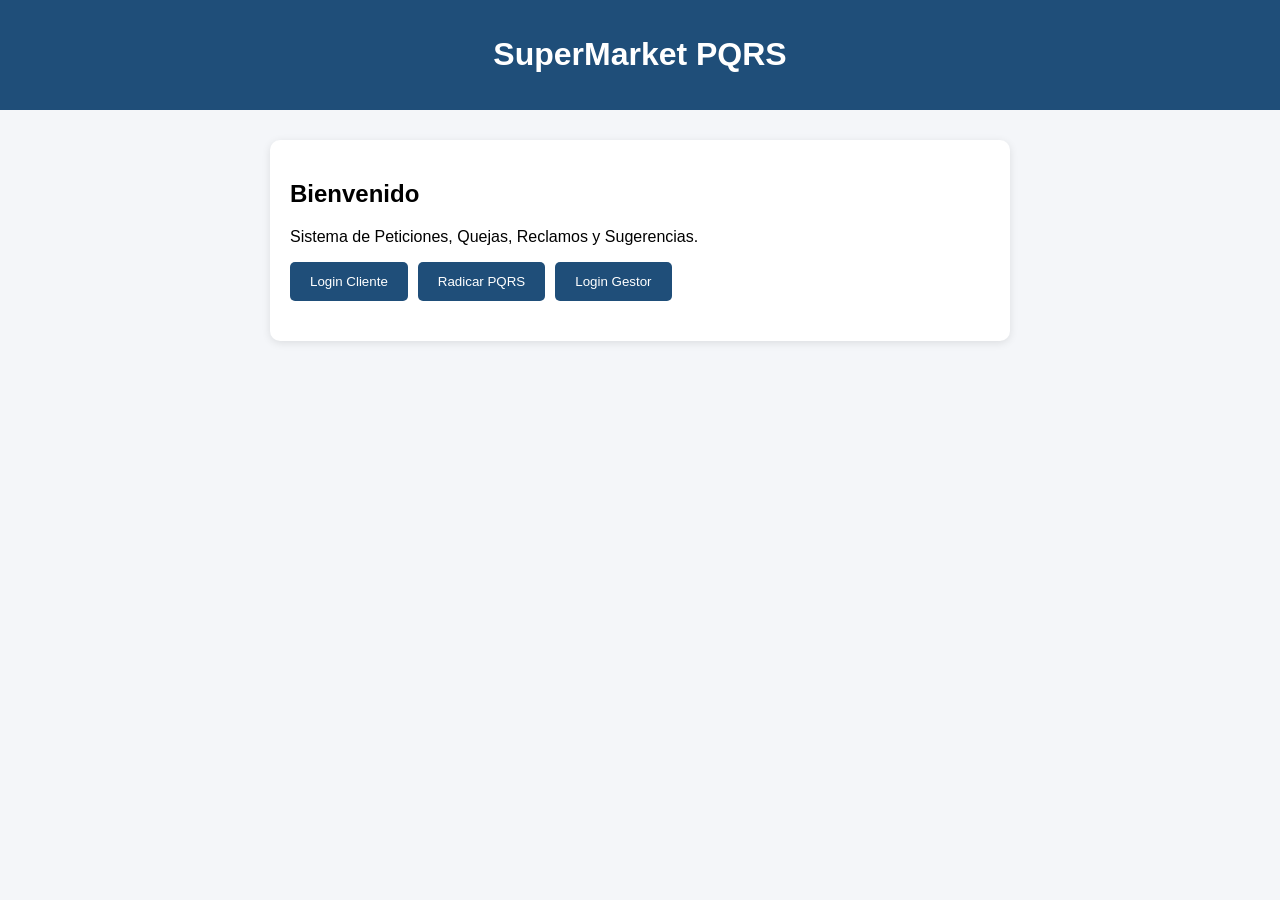
<file: index.html>
<!DOCTYPE html>
<html lang="es">
<head>
<meta charset="UTF-8">
<title>Inicio PQRS</title>
<style>
body{
    font-family: Arial, sans-serif;
    background:#f4f6f9;
    margin:0;
    padding:0;
}
header{
    background:#1f4e79;
    color:white;
    padding:15px;
    text-align:center;
}
.container{
    width:90%;
    max-width:700px;
    margin:30px auto;
    background:white;
    padding:20px;
    border-radius:10px;
    box-shadow:0 2px 8px rgba(0,0,0,0.1);
}
input, select, textarea{
    width:100%;
    padding:10px;
    margin:8px 0;
    border:1px solid #ccc;
    border-radius:5px;
}
button{
    background:#1f4e79;
    color:white;
    border:none;
    padding:12px 20px;
    border-radius:5px;
    cursor:pointer;
}
button:hover{
    background:#163b5c;
}
.card{
    border:1px solid #ddd;
    padding:15px;
    margin:10px 0;
    border-radius:8px;
}
.estado{
    font-weight:bold;
}
.nav{
    display:flex;
    gap:10px;
    flex-wrap:wrap;
    margin-bottom:20px;
}
</style>
</head>
<body>
<header><h1>SuperMarket PQRS</h1></header>

<div class="container">
<h2>Bienvenido</h2>
<p>Sistema de Peticiones, Quejas, Reclamos y Sugerencias.</p>

<div class="nav">
<a href="login_cliente.html"><button>Login Cliente</button></a>
<a href="radicar_pqrs.html"><button>Radicar PQRS</button></a>
<a href="login_gestor.html"><button>Login Gestor</button></a>
</div>
</div>
</body>
</html>
</file>
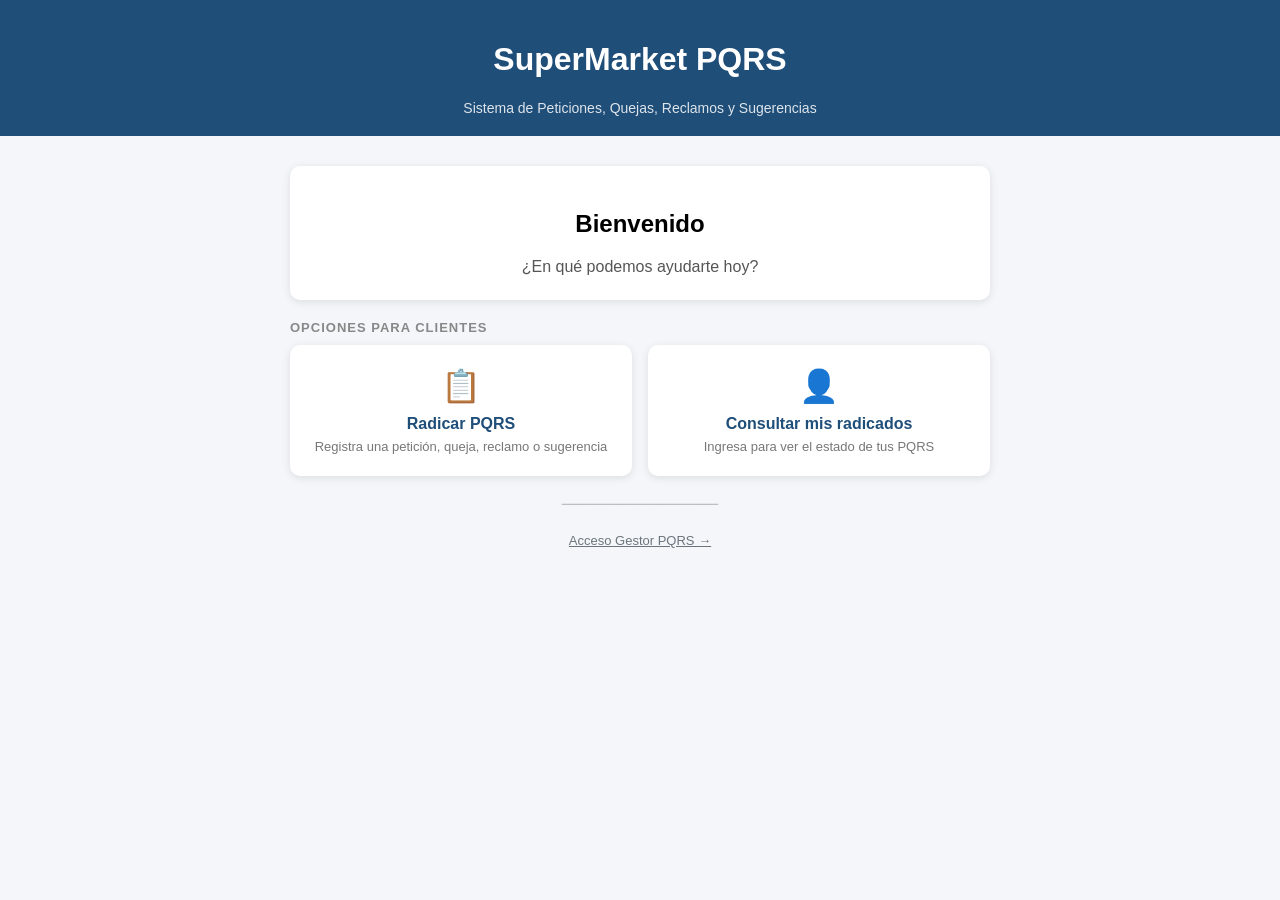
<file: Prototipos/index.html>
<!DOCTYPE html>
<html lang="es">
<head>
<meta charset="UTF-8">
<title>Inicio – SuperMarket PQRS</title>
<style>
*{box-sizing:border-box;}
body{font-family:Arial,sans-serif;background:#f4f6f9;margin:0;padding:0;}
header{background:#1f4e79;color:white;padding:20px;text-align:center;}
header p{margin:4px 0 0;font-size:14px;opacity:0.85;}
.container{width:90%;max-width:700px;margin:30px auto;}
.welcome{background:white;padding:24px;border-radius:10px;box-shadow:0 2px 8px rgba(0,0,0,0.1);margin-bottom:20px;text-align:center;}
.welcome p{color:#555;margin:6px 0 0;}
.section-title{font-size:13px;font-weight:bold;color:#888;text-transform:uppercase;letter-spacing:1px;margin:0 0 10px;}
.cards{display:flex;gap:16px;flex-wrap:wrap;}
.opt-card{flex:1;min-width:200px;background:white;border-radius:10px;box-shadow:0 2px 8px rgba(0,0,0,0.1);padding:20px;text-align:center;text-decoration:none;color:#333;border:2px solid transparent;transition:border-color 0.2s;}
.opt-card:hover{border-color:#1f4e79;}
.opt-card .icon{font-size:32px;margin-bottom:10px;}
.opt-card h3{margin:0 0 6px;font-size:16px;color:#1f4e79;}
.opt-card p{margin:0;font-size:13px;color:#777;}
.divider{text-align:center;margin:20px 0;color:#aaa;font-size:13px;}
.admin-link{text-align:center;margin-top:10px;}
.admin-link a{color:#6c757d;font-size:13px;}
</style>
</head>
<body>
<header>
  <h1>SuperMarket PQRS</h1>
  <p>Sistema de Peticiones, Quejas, Reclamos y Sugerencias</p>
</header>

<div class="container">
  <div class="welcome">
    <h2>Bienvenido</h2>
    <p>¿En qué podemos ayudarte hoy?</p>
  </div>

  <p class="section-title">Opciones para clientes</p>
  <div class="cards">
    <a href="radicar_pqrs.html" class="opt-card">
      <div class="icon">📋</div>
      <h3>Radicar PQRS</h3>
      <p>Registra una petición, queja, reclamo o sugerencia</p>
    </a>
    <a href="login_cliente.html" class="opt-card">
      <div class="icon">👤</div>
      <h3>Consultar mis radicados</h3>
      <p>Ingresa para ver el estado de tus PQRS</p>
    </a>
  </div>

  <div class="divider">─────────────────</div>

  <div class="admin-link">
    <a href="login_gestor.html">Acceso Gestor PQRS →</a>
  </div>
</div>
</body>
</html>
</file>
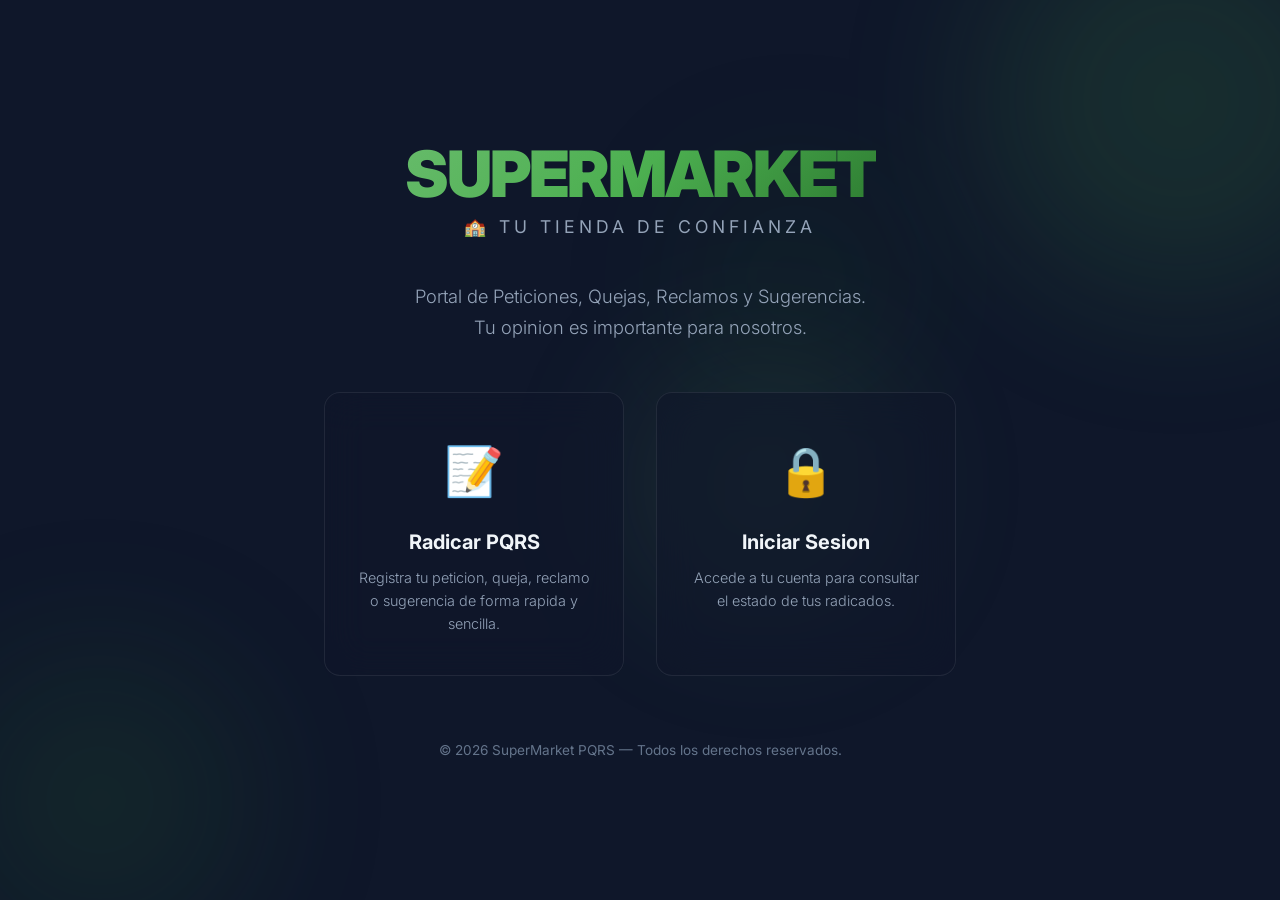
<file: System/front/index.html>
<!DOCTYPE html>
<html lang="es">
<head>
  <meta charset="UTF-8">
  <meta name="viewport" content="width=device-width, initial-scale=1.0">
  <meta name="theme-color" content="#4CAF50">
  <link rel="manifest" href="manifest.json">
  <title>SuperMarket PQRS</title>
  <link rel="stylesheet" href="styles.css">
  <link rel="icon" href="icono-app.png" type="image/png">
</head>
<body>

  <!-- ===== Animated Background Orbs ===== -->
  <div class="bg-orbs">
    <div class="orb orb-1"></div>
    <div class="orb orb-2"></div>
    <div class="orb orb-3"></div>
    <div class="orb orb-4"></div>
  </div>

  <!-- ============================================================ -->
  <!-- VIEW: LANDING                                                 -->
  <!-- ============================================================ -->
  <div id="view-landing" class="view active">
    <div class="landing-container">
      <div class="landing-brand">
        <div class="landing-logo">SuperMarket</div>
        <div class="landing-logo-sub">&#127979; Tu tienda de confianza</div>
      </div>

      <p class="landing-subtitle">
        Portal de Peticiones, Quejas, Reclamos y Sugerencias.<br>
        Tu opinion es importante para nosotros.
      </p>

      <div class="landing-cards">
        <!-- Card: Radicar PQRS -->
        <div class="landing-card" onclick="navigateTo('view-radicar')" tabindex="0" role="button" aria-label="Radicar PQRS">
          <span class="landing-card-icon">&#128221;</span>
          <div class="landing-card-title">Radicar PQRS</div>
          <div class="landing-card-desc">Registra tu peticion, queja, reclamo o sugerencia de forma rapida y sencilla.</div>
        </div>

        <!-- Card: Iniciar Sesion -->
        <div class="landing-card" onclick="navigateTo('view-login')" tabindex="0" role="button" aria-label="Iniciar Sesion">
          <span class="landing-card-icon">&#128274;</span>
          <div class="landing-card-title">Iniciar Sesion</div>
          <div class="landing-card-desc">Accede a tu cuenta para consultar el estado de tus radicados.</div>
        </div>
      </div>

      <div class="landing-footer">
        &copy; 2026 SuperMarket PQRS &mdash; Todos los derechos reservados.
      </div>
    </div>
  </div>

  <!-- ============================================================ -->
  <!-- VIEW: RADICAR PQRS                                           -->
  <!-- ============================================================ -->
  <div id="view-radicar" class="view">
    <div class="form-view-container">
      <button class="back-btn" onclick="navigateTo('view-landing')">&#8592; Volver al inicio</button>

      <!-- FORM -->
      <div id="radicar-form-wrapper">
        <div class="form-card glass-card">
          <h2 class="form-card-title">Radicar PQRS</h2>
          <p class="form-card-subtitle">Completa el formulario para registrar tu solicitud.</p>

          <form id="form-radicar" onsubmit="handleRadicar(event)">
            <!-- Section: Datos Personales -->
            <div class="form-section-title">Datos Personales</div>

            <div class="form-row">
              <div class="form-group">
                <label for="tipo-id">Tipo de Identificacion</label>
                <select id="tipo-id" required>
                  <option value="">Seleccionar...</option>
                </select>
              </div>
              <div class="form-group">
                <label for="numero-id">Numero de Identificacion</label>
                <input type="text" id="numero-id" placeholder="Ej: 1234567890" required>
              </div>
            </div>

            <div class="form-group">
              <label for="nombres">Nombres Completos</label>
              <input type="text" id="nombres" placeholder="Ej: Juan Perez" required>
            </div>

            <div class="form-row">
              <div class="form-group">
                <label for="correo">Correo Electronico</label>
                <input type="email" id="correo" placeholder="correo@ejemplo.com" required>
              </div>
              <div class="form-group">
                <label for="telefono">Telefono</label>
                <input type="tel" id="telefono" placeholder="Ej: 3001234567" required>
              </div>
            </div>

            <!-- Section: Detalles de la Solicitud -->
            <div class="form-section-title">Detalles de la Solicitud</div>

            <div class="form-group">
              <label for="tipo-radicado">Tipo de Solicitud</label>
              <select id="tipo-radicado" required>
                <option value="">Seleccionar...</option>
              </select>
            </div>

            <div class="form-group">
              <label for="archivo">Evidencia (Opcional - Max 200MB)</label>
              <input type="file" id="archivo" accept=".pdf,image/png,image/jpeg,image/jpg" class="form-control" style="padding: 10px; background: rgba(255,255,255,0.05); border-radius: 8px; color: var(--text-color); border: 1px solid var(--border-color);">
            </div>

            <div class="form-group">
              <label for="comentarios">Comentarios</label>
              <textarea id="comentarios" placeholder="Describe tu solicitud con el mayor detalle posible..." required></textarea>
            </div>

            <button type="submit" class="btn btn-primary btn-block" id="btn-radicar">
              &#128228; Enviar Solicitud
            </button>
          </form>

          <div id="radicar-message" class="message"></div>
        </div>
      </div>

      <!-- RESULT (hidden by default) -->
      <div id="radicar-result" class="form-card glass-card result-card" style="display:none;">
        <div class="result-icon">&#9989;</div>
        <h3 class="result-title">¡Solicitud Radicada Exitosamente!</h3>
        <p class="result-info">N&deg; de Radicado: <strong id="result-radicado"></strong></p>
        <p class="result-info">Correo: <strong id="result-correo"></strong></p>
        <p class="result-info">Contrasena temporal: <strong id="result-password"></strong></p>
        <p class="result-info" style="margin-top:1rem; font-size:0.85rem; color: var(--text-muted);">
          Guarda estos datos para consultar el estado de tu solicitud.
        </p>
        <div class="result-actions">
          <button class="btn btn-primary" onclick="resetForm()">&#10133; Nueva Solicitud</button>
          <button class="btn btn-secondary" onclick="navigateTo('view-login')">&#128274; Iniciar Sesion</button>
        </div>
      </div>
    </div>
  </div>

  <!-- ============================================================ -->
  <!-- VIEW: LOGIN                                                   -->
  <!-- ============================================================ -->
  <div id="view-login" class="view">
    <div class="form-view-container" style="justify-content: center;">
      <button class="back-btn" onclick="navigateTo('view-landing')">&#8592; Volver al inicio</button>

      <div class="form-card glass-card" style="max-width: 440px;">
        <h2 class="form-card-title">Iniciar Sesion</h2>
        <p class="form-card-subtitle">Ingresa tus credenciales para acceder al sistema.</p>

        <form id="form-login" onsubmit="handleLogin(event)">
          <div class="form-group">
            <label for="login-correo">Correo Electronico</label>
            <input type="email" id="login-correo" placeholder="correo@ejemplo.com" required>
          </div>

          <div class="form-group">
            <label for="login-password">Contrasena</label>
            <input type="password" id="login-password" placeholder="Ingresa tu contrasena" required>
          </div>

          <button type="submit" class="btn btn-primary btn-block" id="btn-login">
            &#128274; Iniciar Sesion
          </button>
        </form>

        <div id="login-message" class="message"></div>
      </div>
    </div>
  </div>

  <!-- ============================================================ -->
  <!-- VIEW: DASHBOARD CLIENTE                                       -->
  <!-- ============================================================ -->
  <div id="view-cliente" class="view">
    <nav class="navbar">
      <div class="navbar-brand">SuperMarket PQRS</div>
      <div class="navbar-right">
        <div class="navbar-user">Bienvenido, <strong><span id="cliente-name"></span></strong></div>
        <button class="btn-logout" onclick="logout()">Cerrar Sesion</button>
      </div>
    </nav>

    <div class="dashboard-content">
      <div class="page-header">
        <h2>&#128203; Mis Radicados</h2>
      </div>

      <div id="cliente-table" class="table-container">
        <table class="data-table">
          <thead>
            <tr>
              <th>N&deg; Radicado</th>
              <th>Fecha</th>
              <th>Tipo</th>
              <th>Estado</th>
              <th>Comentarios</th>
            </tr>
          </thead>
          <tbody id="cliente-tbody">
          </tbody>
        </table>
      </div>

      <div id="cliente-empty" class="empty-state" style="display:none;">
        <div class="empty-state-icon">&#128196;</div>
        <div class="empty-state-text">No tienes radicados aun</div>
        <div class="empty-state-sub">Cuando realices una solicitud, aparecera aqui.</div>
      </div>
    </div>
  </div>

  <!-- ============================================================ -->
  <!-- VIEW: DASHBOARD GESTOR                                        -->
  <!-- ============================================================ -->
  <div id="view-gestor" class="view">
    <nav class="navbar">
      <div class="navbar-brand">SuperMarket PQRS</div>
      <div class="navbar-right">
        <div class="navbar-user">Gestor: <strong><span id="gestor-name"></span></strong></div>
        <button class="btn-logout" onclick="logout()">Cerrar Sesion</button>
      </div>
    </nav>

    <div class="dashboard-content">
      <div class="page-header">
        <h2>&#128736; Panel de Gestion</h2>
        <div class="page-header-actions">
          <button class="btn btn-secondary btn-sm" onclick="descargarPdf()">&#128196; Generar Reporte PDF</button>
          <button class="btn btn-primary btn-sm" onclick="loadGestorRadicados()">&#128260; Actualizar</button>
        </div>
      </div>

      <div id="gestor-table" class="table-container">
        <table class="data-table">
          <thead>
            <tr>
              <th>N&deg; Radicado</th>
              <th>Fecha</th>
              <th>Tipo</th>
              <th>Estado</th>
              <th>Cliente</th>
              <th>Acciones</th>
            </tr>
          </thead>
          <tbody id="gestor-tbody">
          </tbody>
        </table>
      </div>

      <div id="gestor-empty" class="empty-state" style="display:none;">
        <div class="empty-state-icon">&#128203;</div>
        <div class="empty-state-text">No hay radicados registrados</div>
        <div class="empty-state-sub">Los radicados apareceran aqui cuando los clientes los registren.</div>
      </div>
    </div>
  </div>

  <!-- ============================================================ -->
  <!-- MODAL: CAMBIAR ESTADO                                         -->
  <!-- ============================================================ -->
  <div id="modal-estado" class="modal-overlay" onclick="handleModalOverlayClick(event)">
    <div class="modal-card" onclick="event.stopPropagation()">
      <h3 class="modal-title">Cambiar Estado &mdash; Radicado <span id="modal-radicado"></span></h3>

      <div class="form-group">
        <label for="modal-nuevo-estado">Nuevo Estado</label>
        <select id="modal-nuevo-estado" required>
          <option value="">Seleccionar estado...</option>
        </select>
      </div>

      <div class="form-group">
        <label for="modal-justificacion">Justificacion</label>
        <textarea id="modal-justificacion" placeholder="Explica el motivo del cambio de estado..." required></textarea>
      </div>

      <div id="modal-message" class="message"></div>

      <div class="modal-actions">
        <button class="btn btn-secondary" onclick="closeModal()">Cancelar</button>
        <button class="btn btn-primary" id="btn-cambiar-estado" onclick="handleCambiarEstado()">Guardar Cambio</button>
      </div>
    </div>
  </div>

  <script src="app.js"></script>
</body>
</html>
</file>
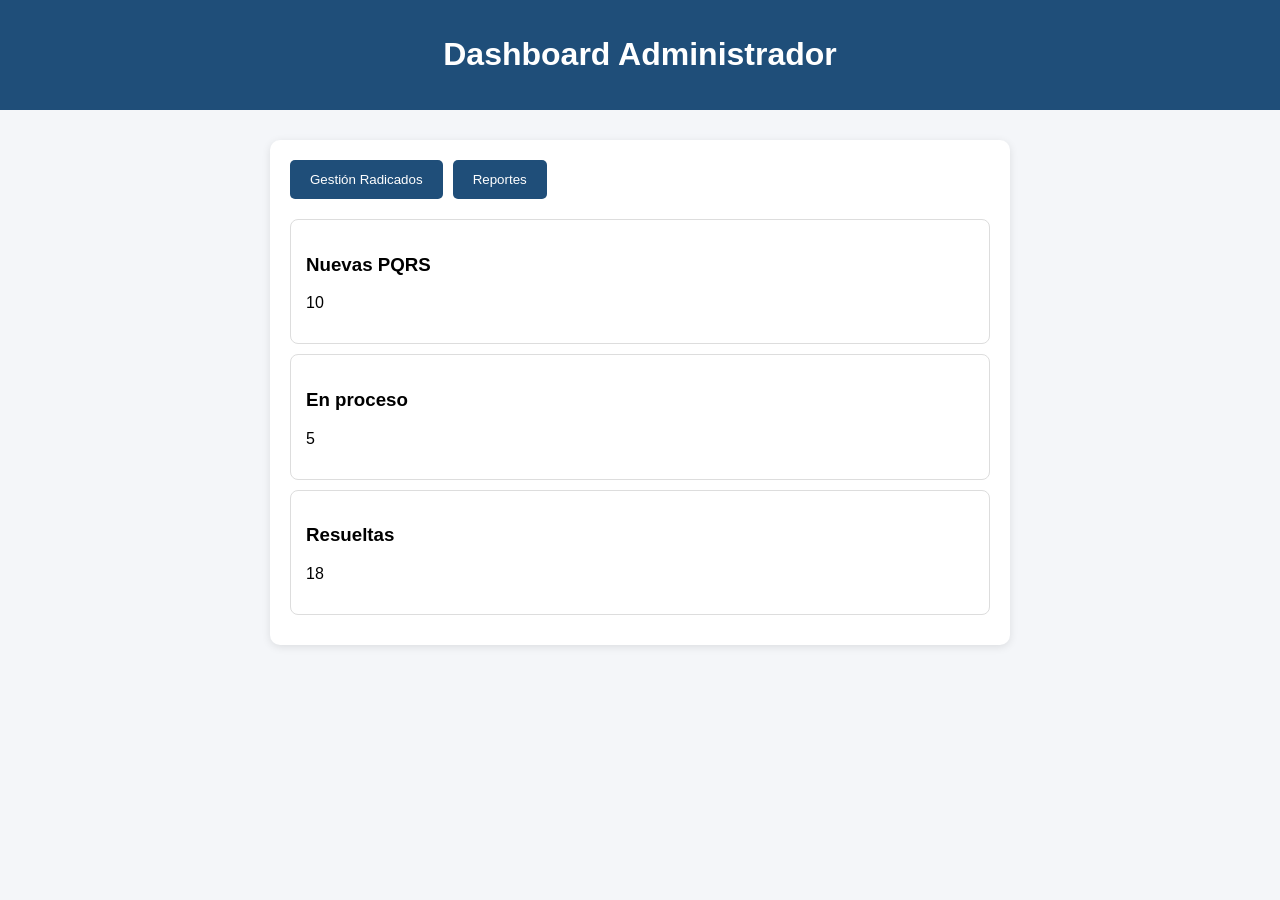
<file: dashboard.html>
<!DOCTYPE html>
<html lang="es">
<head>
<meta charset="UTF-8">
<title>Dashboard</title>
<style>
body{
    font-family: Arial, sans-serif;
    background:#f4f6f9;
    margin:0;
    padding:0;
}
header{
    background:#1f4e79;
    color:white;
    padding:15px;
    text-align:center;
}
.container{
    width:90%;
    max-width:700px;
    margin:30px auto;
    background:white;
    padding:20px;
    border-radius:10px;
    box-shadow:0 2px 8px rgba(0,0,0,0.1);
}
input, select, textarea{
    width:100%;
    padding:10px;
    margin:8px 0;
    border:1px solid #ccc;
    border-radius:5px;
}
button{
    background:#1f4e79;
    color:white;
    border:none;
    padding:12px 20px;
    border-radius:5px;
    cursor:pointer;
}
button:hover{
    background:#163b5c;
}
.card{
    border:1px solid #ddd;
    padding:15px;
    margin:10px 0;
    border-radius:8px;
}
.estado{
    font-weight:bold;
}
.nav{
    display:flex;
    gap:10px;
    flex-wrap:wrap;
    margin-bottom:20px;
}
</style>
</head>
<body>
<header><h1>Dashboard Administrador</h1></header>

<div class="container">

<div class="nav">
<a href="gestion_radicados.html"><button>Gestión Radicados</button></a>
<a href="reportes.html"><button>Reportes</button></a>
</div>

<div class="card">
<h3>Nuevas PQRS</h3>
<p>10</p>
</div>

<div class="card">
<h3>En proceso</h3>
<p>5</p>
</div>

<div class="card">
<h3>Resueltas</h3>
<p>18</p>
</div>

</div>
</body>
</html>
</file>
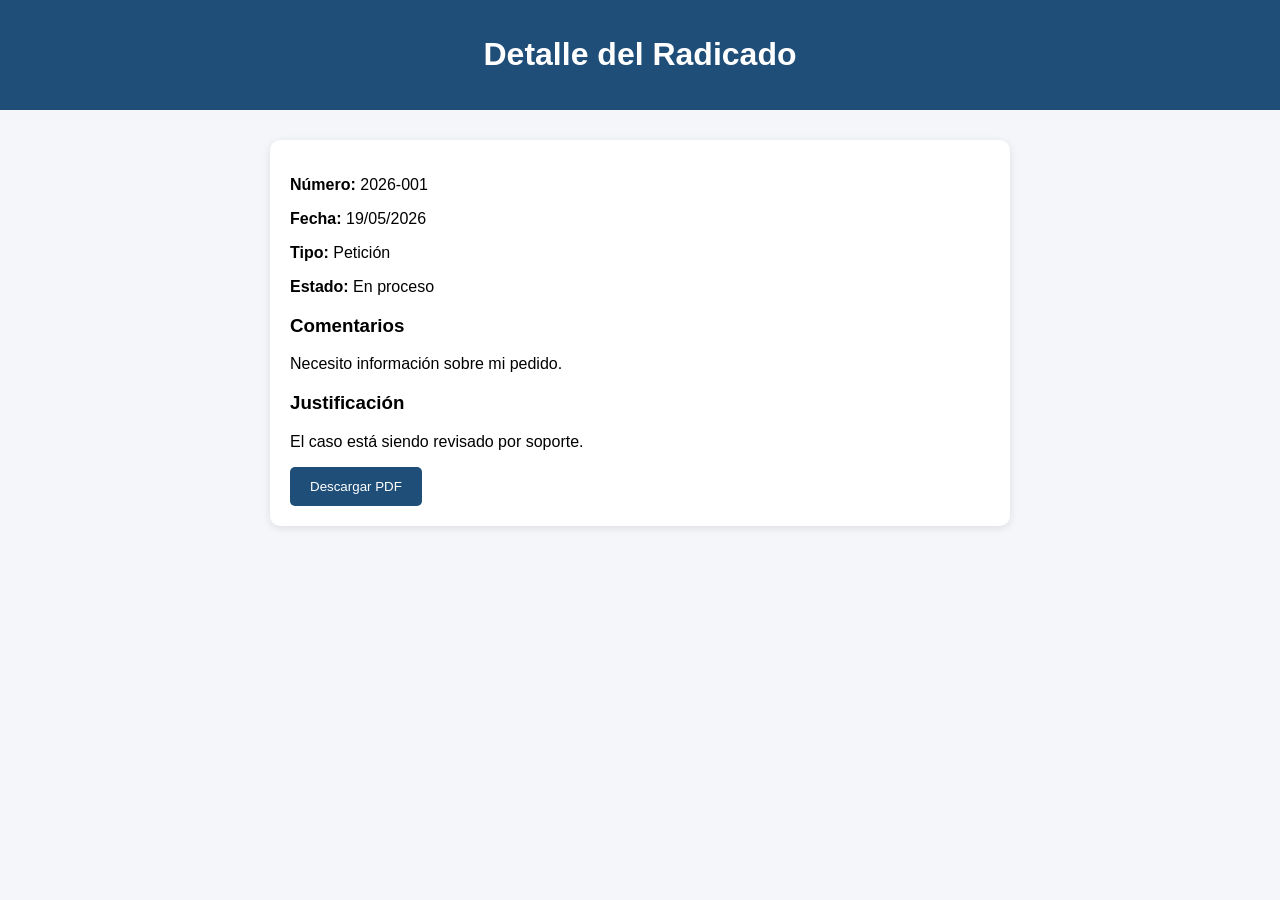
<file: detalle_radicado.html>
<!DOCTYPE html>
<html lang="es">
<head>
<meta charset="UTF-8">
<title>Detalle Radicado</title>
<style>
body{
    font-family: Arial, sans-serif;
    background:#f4f6f9;
    margin:0;
    padding:0;
}
header{
    background:#1f4e79;
    color:white;
    padding:15px;
    text-align:center;
}
.container{
    width:90%;
    max-width:700px;
    margin:30px auto;
    background:white;
    padding:20px;
    border-radius:10px;
    box-shadow:0 2px 8px rgba(0,0,0,0.1);
}
input, select, textarea{
    width:100%;
    padding:10px;
    margin:8px 0;
    border:1px solid #ccc;
    border-radius:5px;
}
button{
    background:#1f4e79;
    color:white;
    border:none;
    padding:12px 20px;
    border-radius:5px;
    cursor:pointer;
}
button:hover{
    background:#163b5c;
}
.card{
    border:1px solid #ddd;
    padding:15px;
    margin:10px 0;
    border-radius:8px;
}
.estado{
    font-weight:bold;
}
.nav{
    display:flex;
    gap:10px;
    flex-wrap:wrap;
    margin-bottom:20px;
}
</style>
</head>
<body>
<header><h1>Detalle del Radicado</h1></header>

<div class="container">

<p><strong>Número:</strong> 2026-001</p>
<p><strong>Fecha:</strong> 19/05/2026</p>
<p><strong>Tipo:</strong> Petición</p>
<p><strong>Estado:</strong> En proceso</p>

<h3>Comentarios</h3>
<p>Necesito información sobre mi pedido.</p>

<h3>Justificación</h3>
<p>El caso está siendo revisado por soporte.</p>

<button onclick="alert('Descargando PDF...')">Descargar PDF</button>

</div>
</body>
</html>
</file>
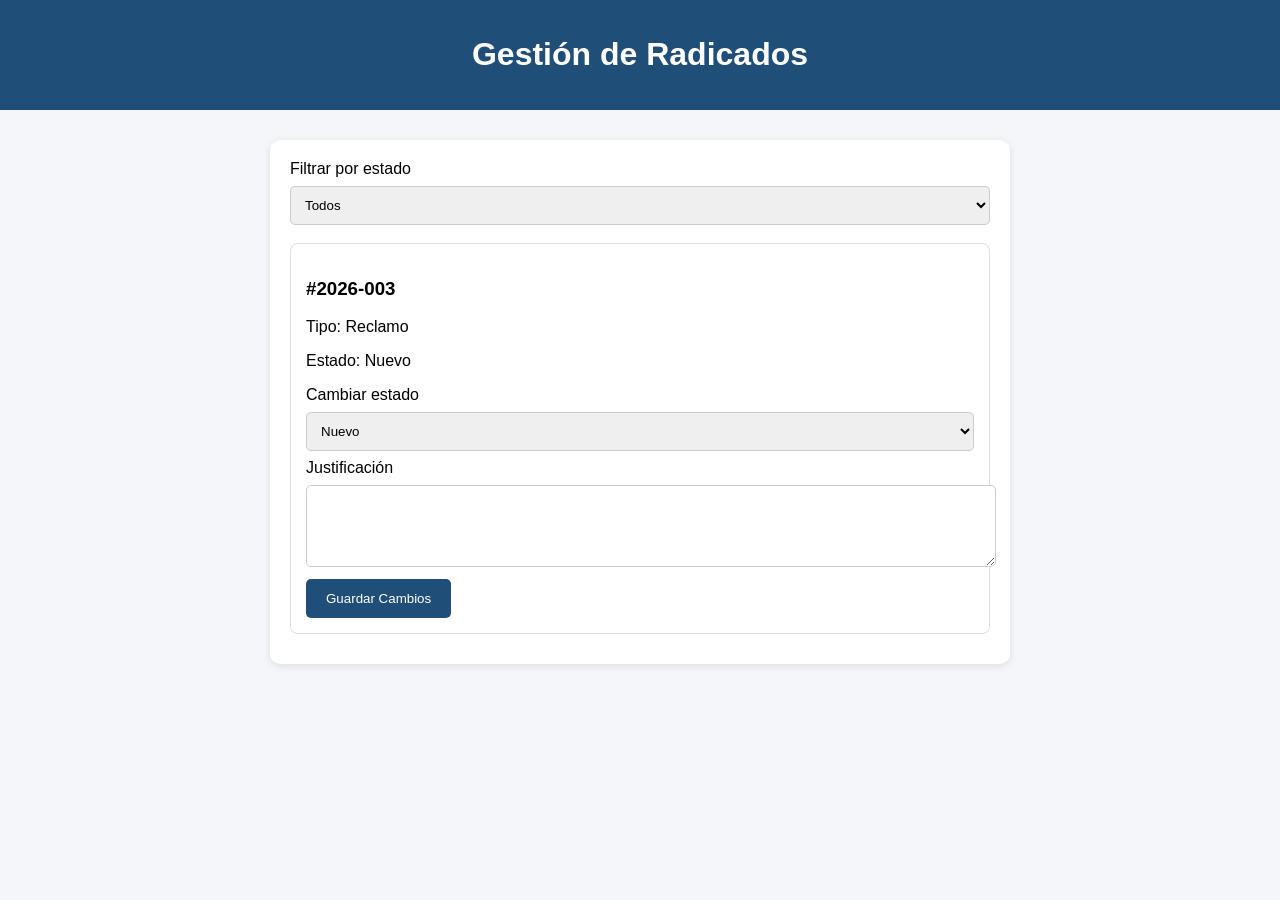
<file: gestion_radicados.html>
<!DOCTYPE html>
<html lang="es">
<head>
<meta charset="UTF-8">
<title>Gestión Radicados</title>
<style>
body{
    font-family: Arial, sans-serif;
    background:#f4f6f9;
    margin:0;
    padding:0;
}
header{
    background:#1f4e79;
    color:white;
    padding:15px;
    text-align:center;
}
.container{
    width:90%;
    max-width:700px;
    margin:30px auto;
    background:white;
    padding:20px;
    border-radius:10px;
    box-shadow:0 2px 8px rgba(0,0,0,0.1);
}
input, select, textarea{
    width:100%;
    padding:10px;
    margin:8px 0;
    border:1px solid #ccc;
    border-radius:5px;
}
button{
    background:#1f4e79;
    color:white;
    border:none;
    padding:12px 20px;
    border-radius:5px;
    cursor:pointer;
}
button:hover{
    background:#163b5c;
}
.card{
    border:1px solid #ddd;
    padding:15px;
    margin:10px 0;
    border-radius:8px;
}
.estado{
    font-weight:bold;
}
.nav{
    display:flex;
    gap:10px;
    flex-wrap:wrap;
    margin-bottom:20px;
}
</style>
</head>
<body>
<header><h1>Gestión de Radicados</h1></header>

<div class="container">

<label>Filtrar por estado</label>
<select>
<option>Todos</option>
<option>Nuevo</option>
<option>En proceso</option>
<option>Resuelto</option>
<option>Rechazado</option>
</select>

<div class="card">
<h3>#2026-003</h3>
<p>Tipo: Reclamo</p>
<p>Estado: Nuevo</p>

<label>Cambiar estado</label>
<select>
<option>Nuevo</option>
<option>En proceso</option>
<option>Resuelto</option>
<option>Rechazado</option>
</select>

<label>Justificación</label>
<textarea rows="4"></textarea>

<button onclick="alert('Estado actualizado')">Guardar Cambios</button>
</div>

</div>
</body>
</html>
</file>
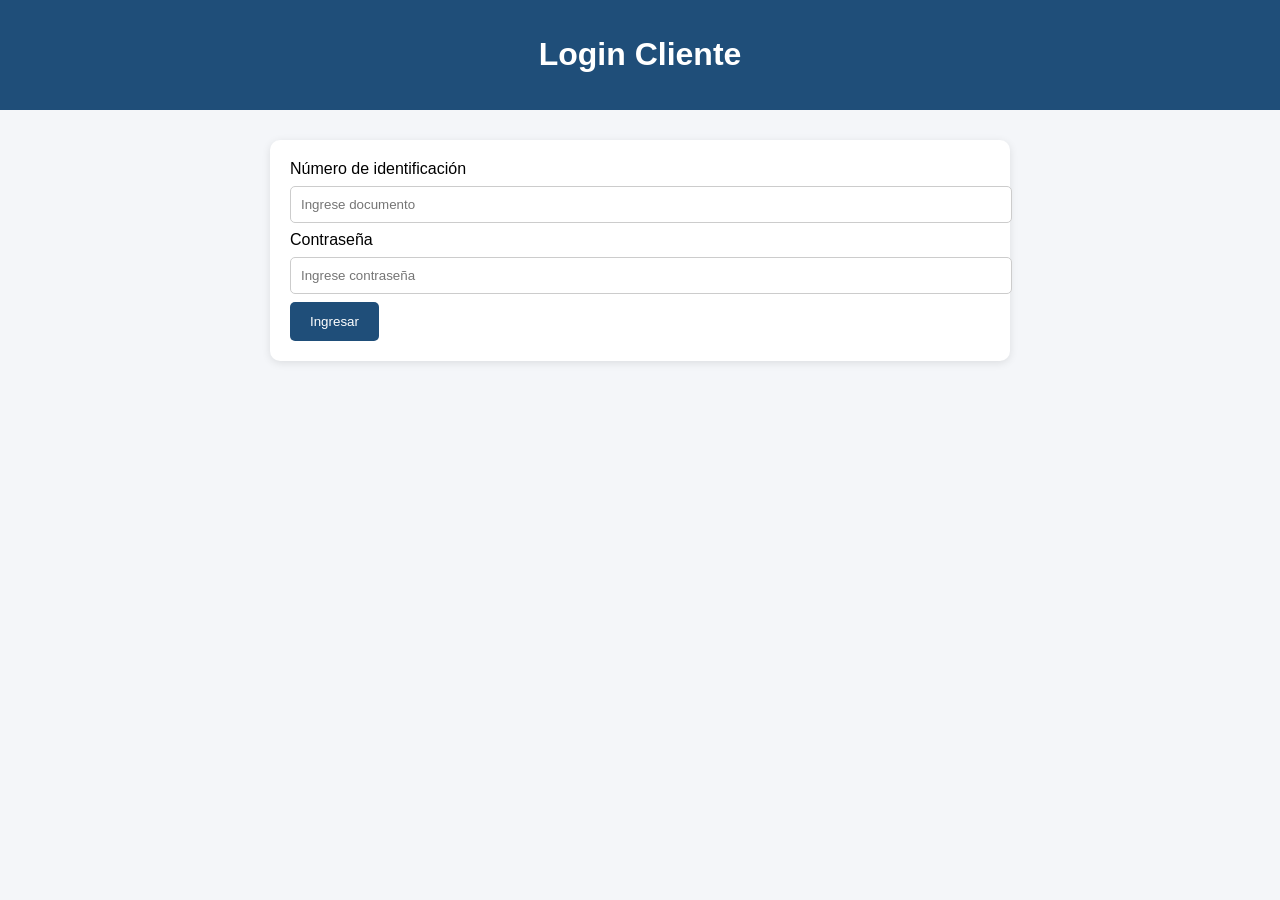
<file: login_cliente.html>
<!DOCTYPE html>
<html lang="es">
<head>
<meta charset="UTF-8">
<title>Login Cliente</title>
<style>
body{
    font-family: Arial, sans-serif;
    background:#f4f6f9;
    margin:0;
    padding:0;
}
header{
    background:#1f4e79;
    color:white;
    padding:15px;
    text-align:center;
}
.container{
    width:90%;
    max-width:700px;
    margin:30px auto;
    background:white;
    padding:20px;
    border-radius:10px;
    box-shadow:0 2px 8px rgba(0,0,0,0.1);
}
input, select, textarea{
    width:100%;
    padding:10px;
    margin:8px 0;
    border:1px solid #ccc;
    border-radius:5px;
}
button{
    background:#1f4e79;
    color:white;
    border:none;
    padding:12px 20px;
    border-radius:5px;
    cursor:pointer;
}
button:hover{
    background:#163b5c;
}
.card{
    border:1px solid #ddd;
    padding:15px;
    margin:10px 0;
    border-radius:8px;
}
.estado{
    font-weight:bold;
}
.nav{
    display:flex;
    gap:10px;
    flex-wrap:wrap;
    margin-bottom:20px;
}
</style>
</head>
<body>
<header><h1>Login Cliente</h1></header>

<div class="container">
<label>Número de identificación</label>
<input type="text" placeholder="Ingrese documento">

<label>Contraseña</label>
<input type="password" placeholder="Ingrese contraseña">

<a href="mis_radicados.html">
<button>Ingresar</button>
</a>
</div>
</body>
</html>
</file>
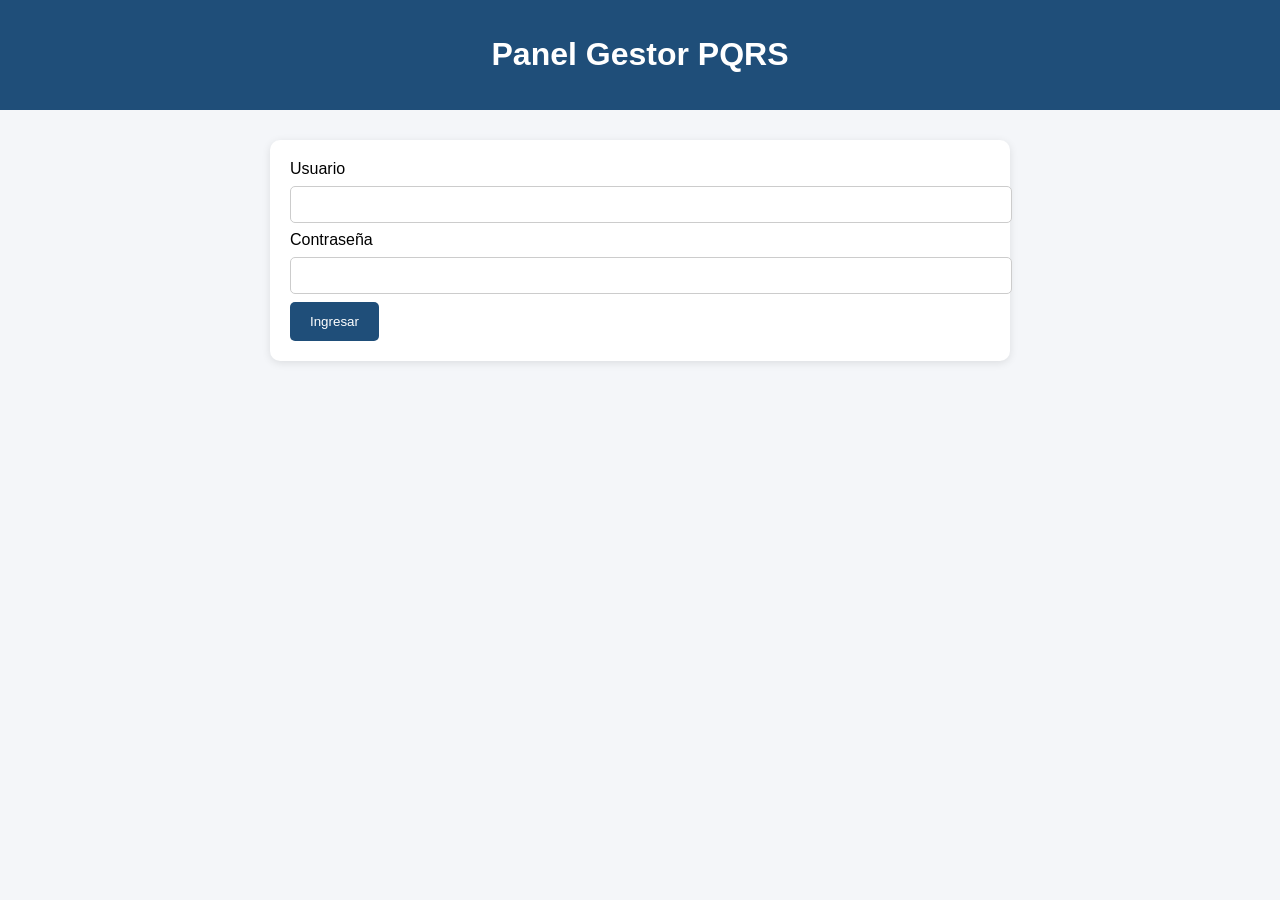
<file: login_gestor.html>
<!DOCTYPE html>
<html lang="es">
<head>
<meta charset="UTF-8">
<title>Login Gestor</title>
<style>
body{
    font-family: Arial, sans-serif;
    background:#f4f6f9;
    margin:0;
    padding:0;
}
header{
    background:#1f4e79;
    color:white;
    padding:15px;
    text-align:center;
}
.container{
    width:90%;
    max-width:700px;
    margin:30px auto;
    background:white;
    padding:20px;
    border-radius:10px;
    box-shadow:0 2px 8px rgba(0,0,0,0.1);
}
input, select, textarea{
    width:100%;
    padding:10px;
    margin:8px 0;
    border:1px solid #ccc;
    border-radius:5px;
}
button{
    background:#1f4e79;
    color:white;
    border:none;
    padding:12px 20px;
    border-radius:5px;
    cursor:pointer;
}
button:hover{
    background:#163b5c;
}
.card{
    border:1px solid #ddd;
    padding:15px;
    margin:10px 0;
    border-radius:8px;
}
.estado{
    font-weight:bold;
}
.nav{
    display:flex;
    gap:10px;
    flex-wrap:wrap;
    margin-bottom:20px;
}
</style>
</head>
<body>
<header><h1>Panel Gestor PQRS</h1></header>

<div class="container">

<label>Usuario</label>
<input type="text">

<label>Contraseña</label>
<input type="password">

<a href="dashboard.html">
<button>Ingresar</button>
</a>

</div>
</body>
</html>
</file>
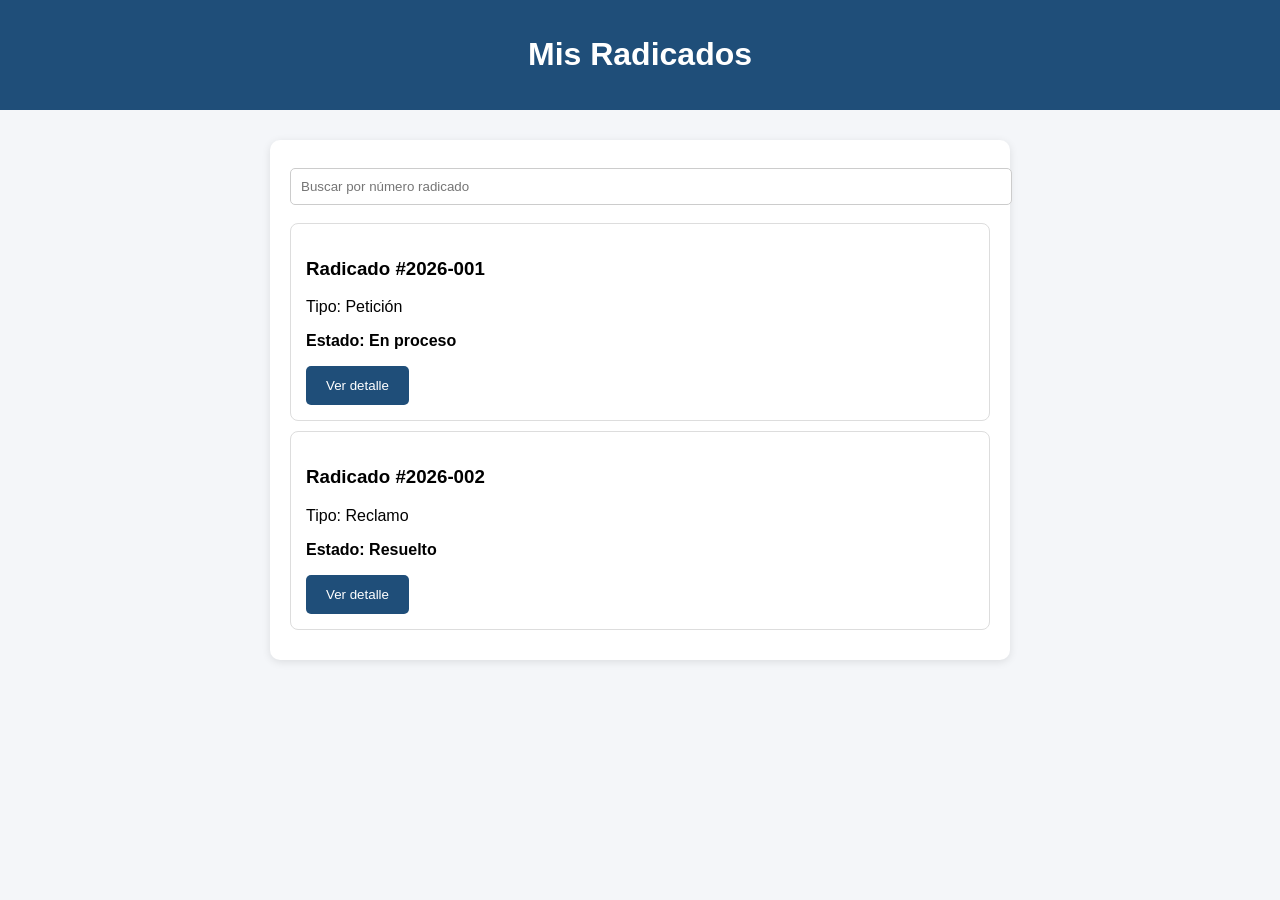
<file: mis_radicados.html>
<!DOCTYPE html>
<html lang="es">
<head>
<meta charset="UTF-8">
<title>Mis Radicados</title>
<style>
body{
    font-family: Arial, sans-serif;
    background:#f4f6f9;
    margin:0;
    padding:0;
}
header{
    background:#1f4e79;
    color:white;
    padding:15px;
    text-align:center;
}
.container{
    width:90%;
    max-width:700px;
    margin:30px auto;
    background:white;
    padding:20px;
    border-radius:10px;
    box-shadow:0 2px 8px rgba(0,0,0,0.1);
}
input, select, textarea{
    width:100%;
    padding:10px;
    margin:8px 0;
    border:1px solid #ccc;
    border-radius:5px;
}
button{
    background:#1f4e79;
    color:white;
    border:none;
    padding:12px 20px;
    border-radius:5px;
    cursor:pointer;
}
button:hover{
    background:#163b5c;
}
.card{
    border:1px solid #ddd;
    padding:15px;
    margin:10px 0;
    border-radius:8px;
}
.estado{
    font-weight:bold;
}
.nav{
    display:flex;
    gap:10px;
    flex-wrap:wrap;
    margin-bottom:20px;
}
</style>
</head>
<body>
<header><h1>Mis Radicados</h1></header>

<div class="container">

<input type="text" placeholder="Buscar por número radicado">

<div class="card">
<h3>Radicado #2026-001</h3>
<p>Tipo: Petición</p>
<p class="estado">Estado: En proceso</p>
<a href="detalle_radicado.html"><button>Ver detalle</button></a>
</div>

<div class="card">
<h3>Radicado #2026-002</h3>
<p>Tipo: Reclamo</p>
<p class="estado">Estado: Resuelto</p>
<a href="detalle_radicado.html"><button>Ver detalle</button></a>
</div>

</div>
</body>
</html>
</file>
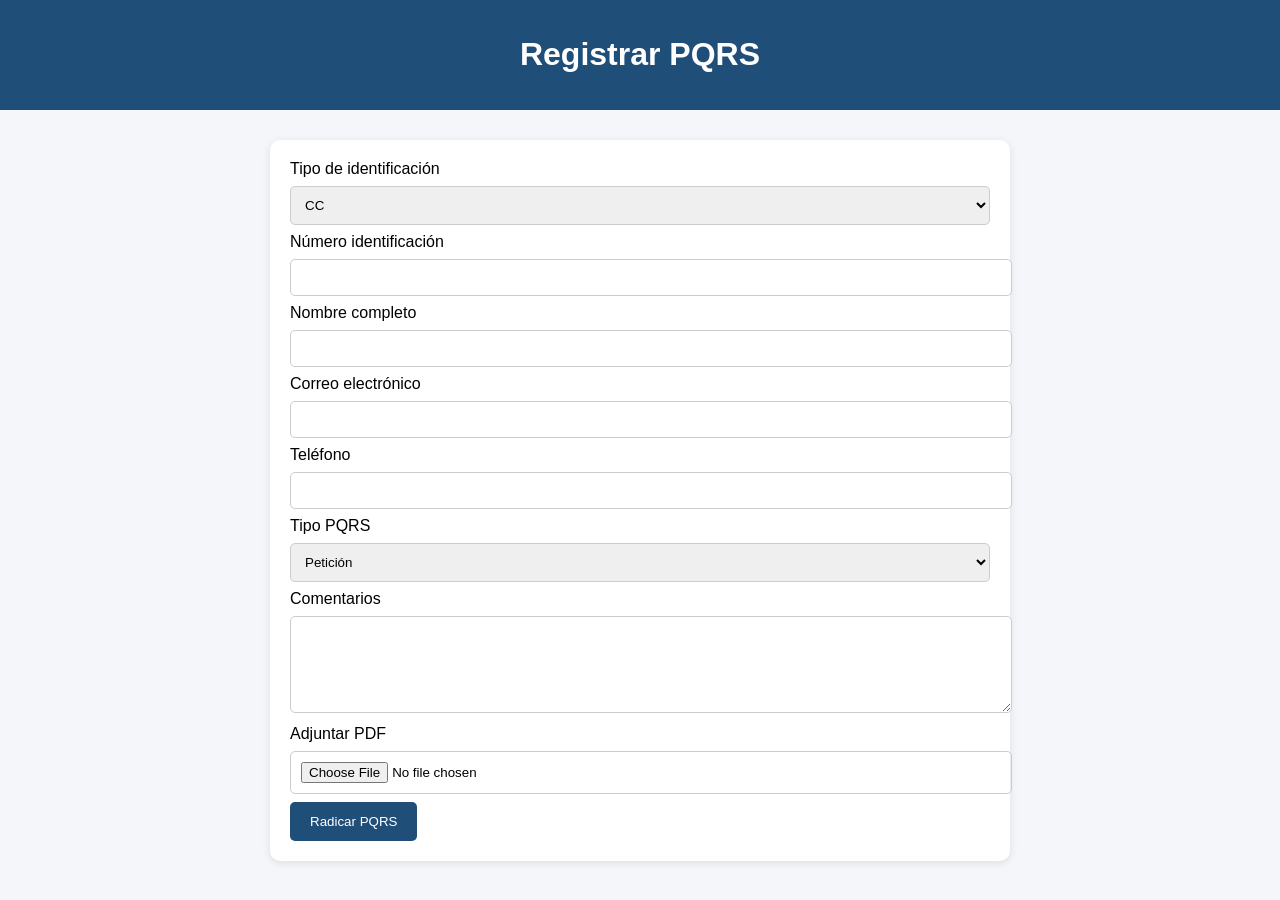
<file: radicar_pqrs.html>
<!DOCTYPE html>
<html lang="es">
<head>
<meta charset="UTF-8">
<title>Radicar PQRS</title>
<style>
body{
    font-family: Arial, sans-serif;
    background:#f4f6f9;
    margin:0;
    padding:0;
}
header{
    background:#1f4e79;
    color:white;
    padding:15px;
    text-align:center;
}
.container{
    width:90%;
    max-width:700px;
    margin:30px auto;
    background:white;
    padding:20px;
    border-radius:10px;
    box-shadow:0 2px 8px rgba(0,0,0,0.1);
}
input, select, textarea{
    width:100%;
    padding:10px;
    margin:8px 0;
    border:1px solid #ccc;
    border-radius:5px;
}
button{
    background:#1f4e79;
    color:white;
    border:none;
    padding:12px 20px;
    border-radius:5px;
    cursor:pointer;
}
button:hover{
    background:#163b5c;
}
.card{
    border:1px solid #ddd;
    padding:15px;
    margin:10px 0;
    border-radius:8px;
}
.estado{
    font-weight:bold;
}
.nav{
    display:flex;
    gap:10px;
    flex-wrap:wrap;
    margin-bottom:20px;
}
</style>
</head>
<body>
<header><h1>Registrar PQRS</h1></header>

<div class="container">

<label>Tipo de identificación</label>
<select>
<option>CC</option>
<option>TI</option>
<option>CE</option>
</select>

<label>Número identificación</label>
<input type="text">

<label>Nombre completo</label>
<input type="text">

<label>Correo electrónico</label>
<input type="email">

<label>Teléfono</label>
<input type="text">

<label>Tipo PQRS</label>
<select>
<option>Petición</option>
<option>Queja</option>
<option>Reclamo</option>
<option>Sugerencia</option>
</select>

<label>Comentarios</label>
<textarea rows="5"></textarea>

<label>Adjuntar PDF</label>
<input type="file">

<button onclick="alert('PQRS registrada correctamente')">Radicar PQRS</button>

</div>
</body>
</html>
</file>
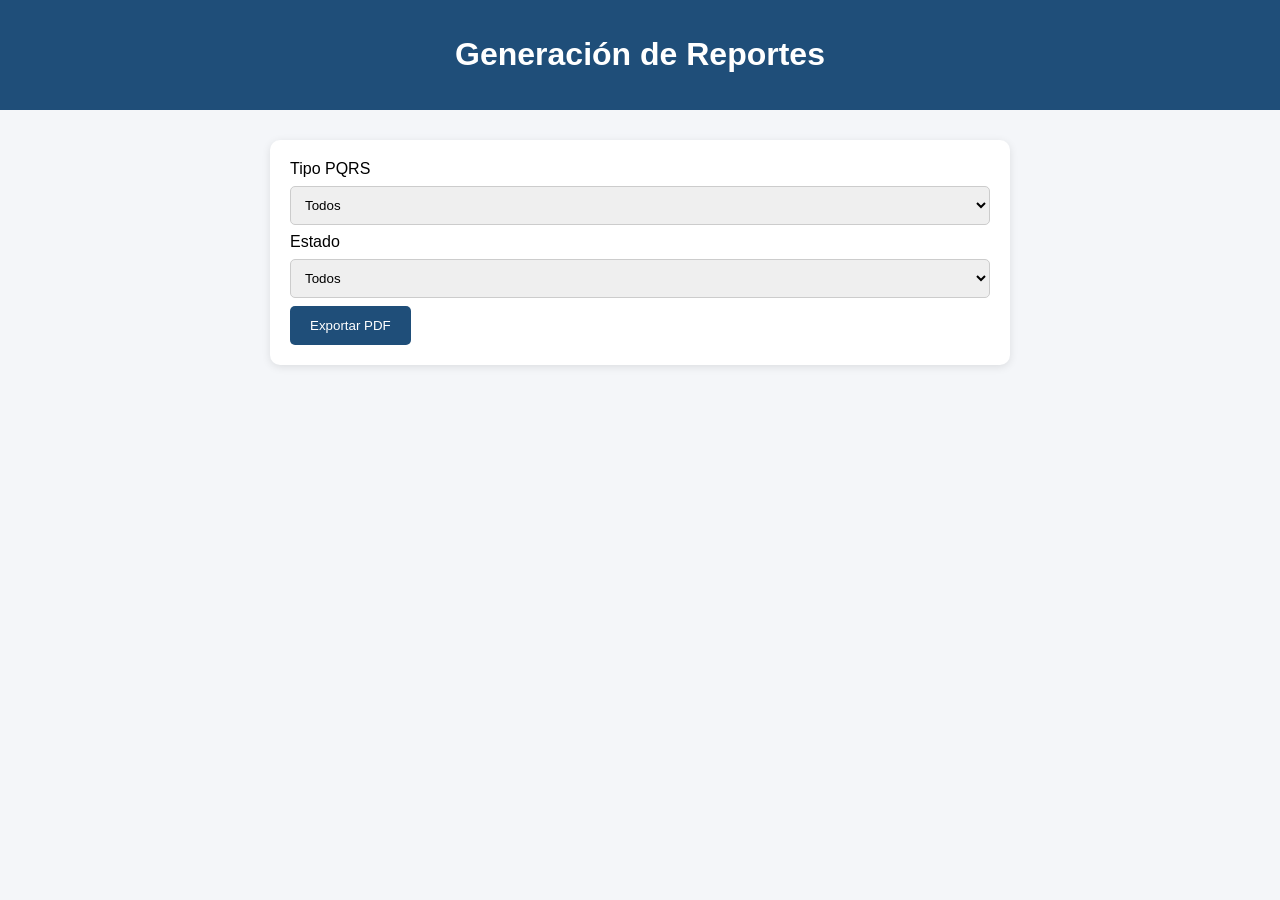
<file: reportes.html>
<!DOCTYPE html>
<html lang="es">
<head>
<meta charset="UTF-8">
<title>Reportes</title>
<style>
body{
    font-family: Arial, sans-serif;
    background:#f4f6f9;
    margin:0;
    padding:0;
}
header{
    background:#1f4e79;
    color:white;
    padding:15px;
    text-align:center;
}
.container{
    width:90%;
    max-width:700px;
    margin:30px auto;
    background:white;
    padding:20px;
    border-radius:10px;
    box-shadow:0 2px 8px rgba(0,0,0,0.1);
}
input, select, textarea{
    width:100%;
    padding:10px;
    margin:8px 0;
    border:1px solid #ccc;
    border-radius:5px;
}
button{
    background:#1f4e79;
    color:white;
    border:none;
    padding:12px 20px;
    border-radius:5px;
    cursor:pointer;
}
button:hover{
    background:#163b5c;
}
.card{
    border:1px solid #ddd;
    padding:15px;
    margin:10px 0;
    border-radius:8px;
}
.estado{
    font-weight:bold;
}
.nav{
    display:flex;
    gap:10px;
    flex-wrap:wrap;
    margin-bottom:20px;
}
</style>
</head>
<body>
<header><h1>Generación de Reportes</h1></header>

<div class="container">

<label>Tipo PQRS</label>
<select>
<option>Todos</option>
<option>Petición</option>
<option>Queja</option>
<option>Reclamo</option>
<option>Sugerencia</option>
</select>

<label>Estado</label>
<select>
<option>Todos</option>
<option>Nuevo</option>
<option>En proceso</option>
<option>Resuelto</option>
<option>Rechazado</option>
</select>

<button onclick="alert('Reporte PDF generado')">Exportar PDF</button>

</div>
</body>
</html>
</file>
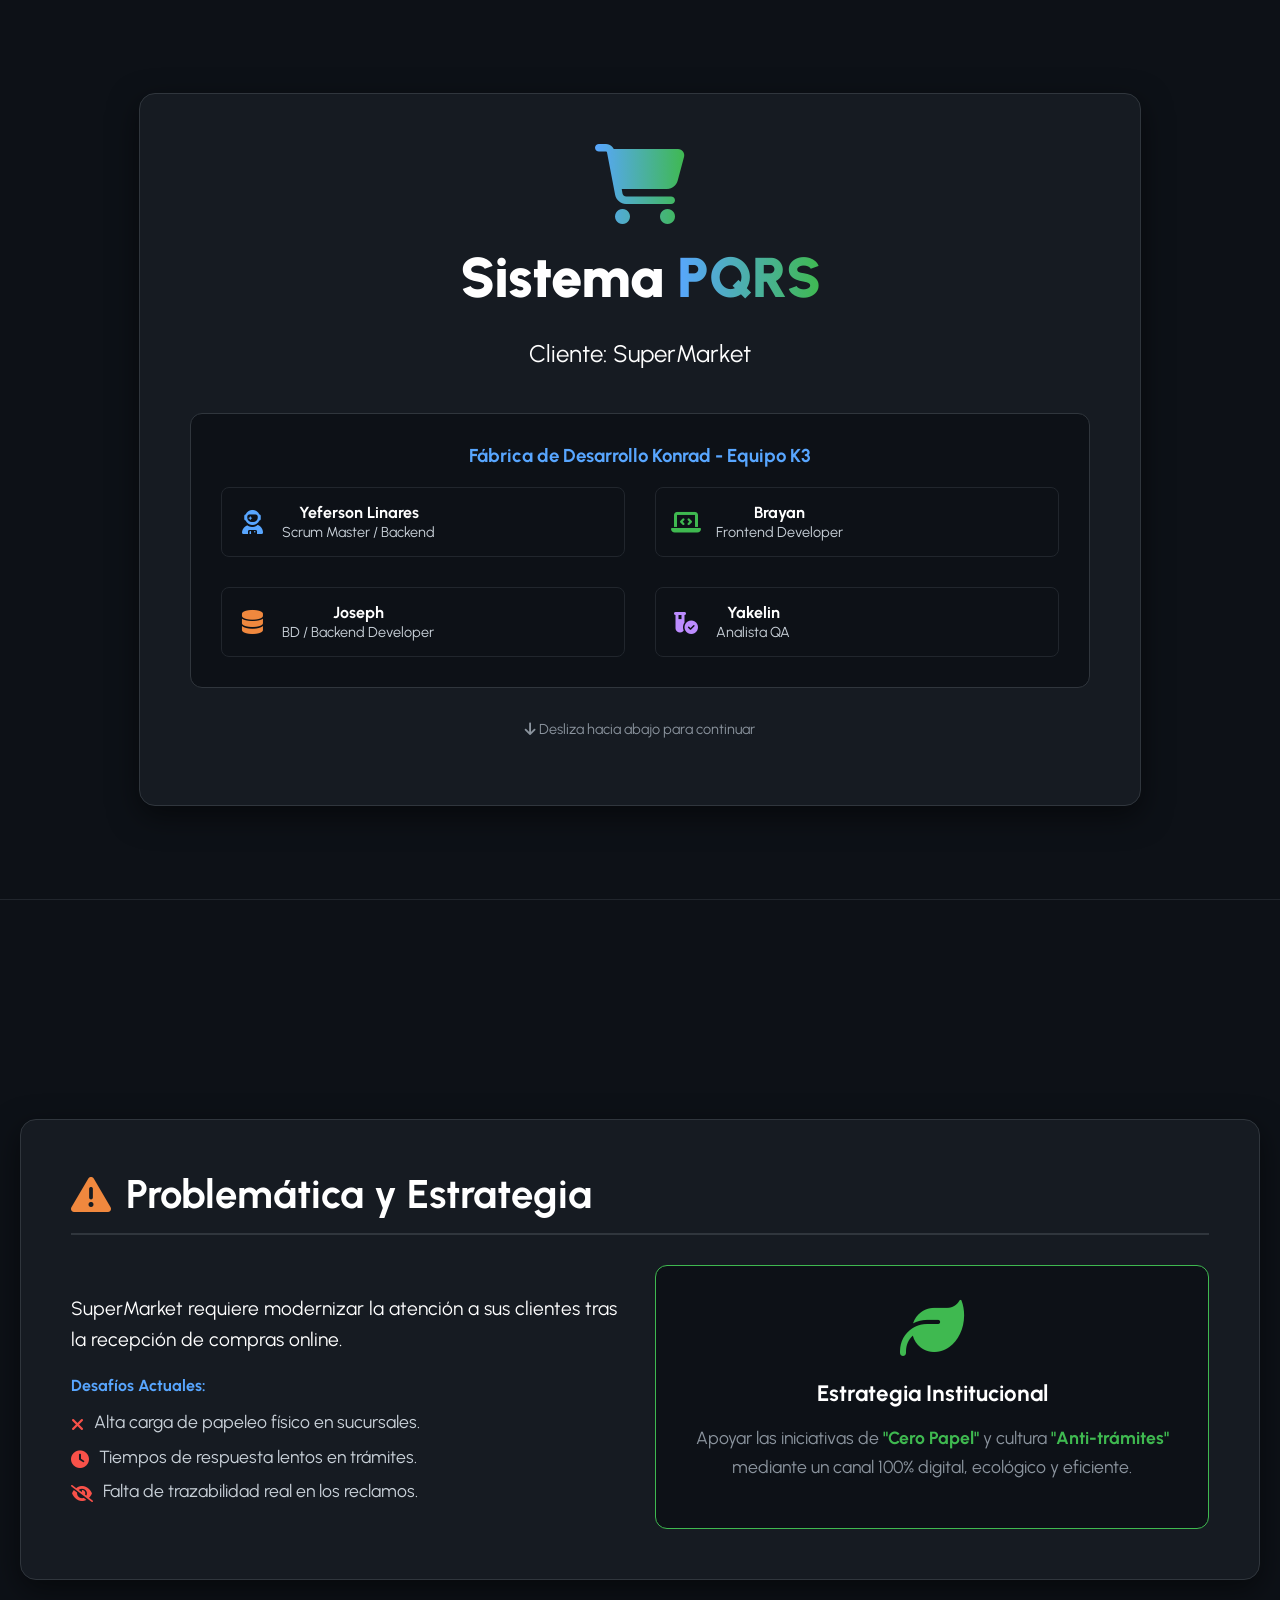
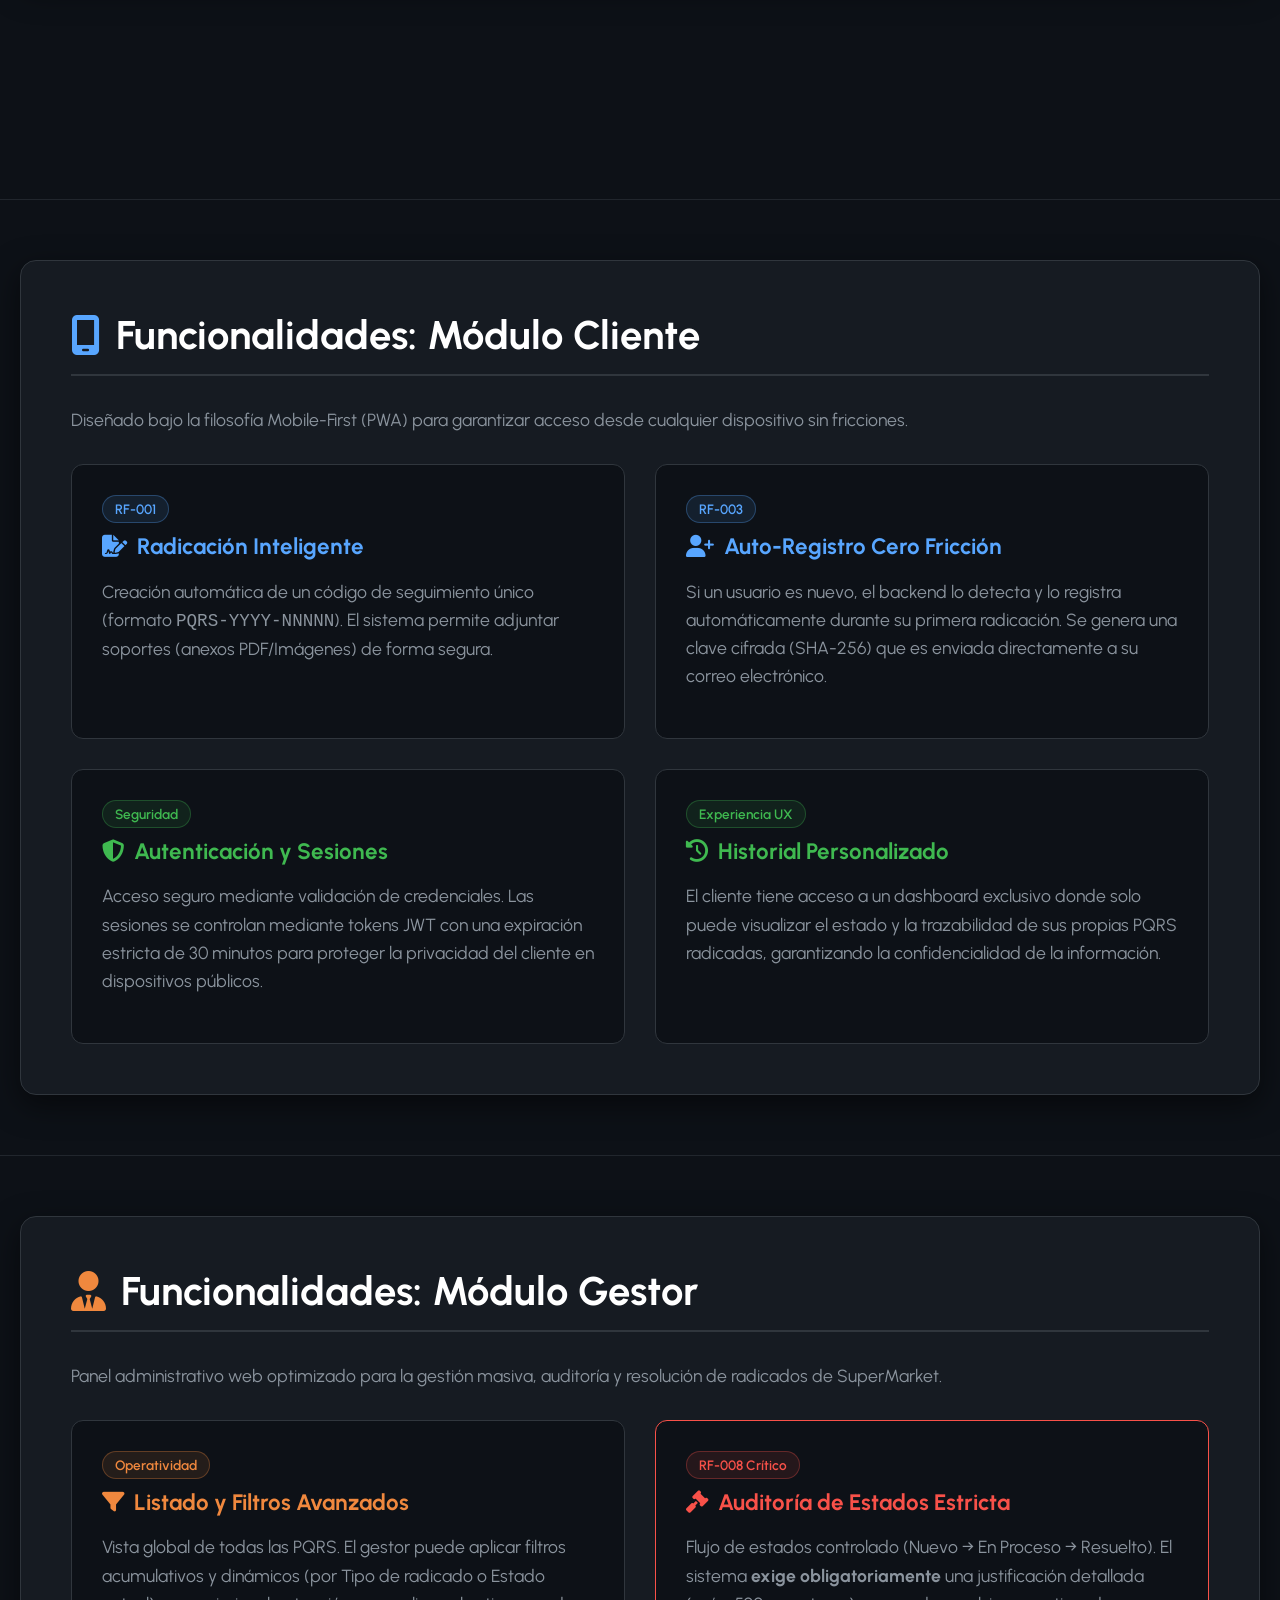
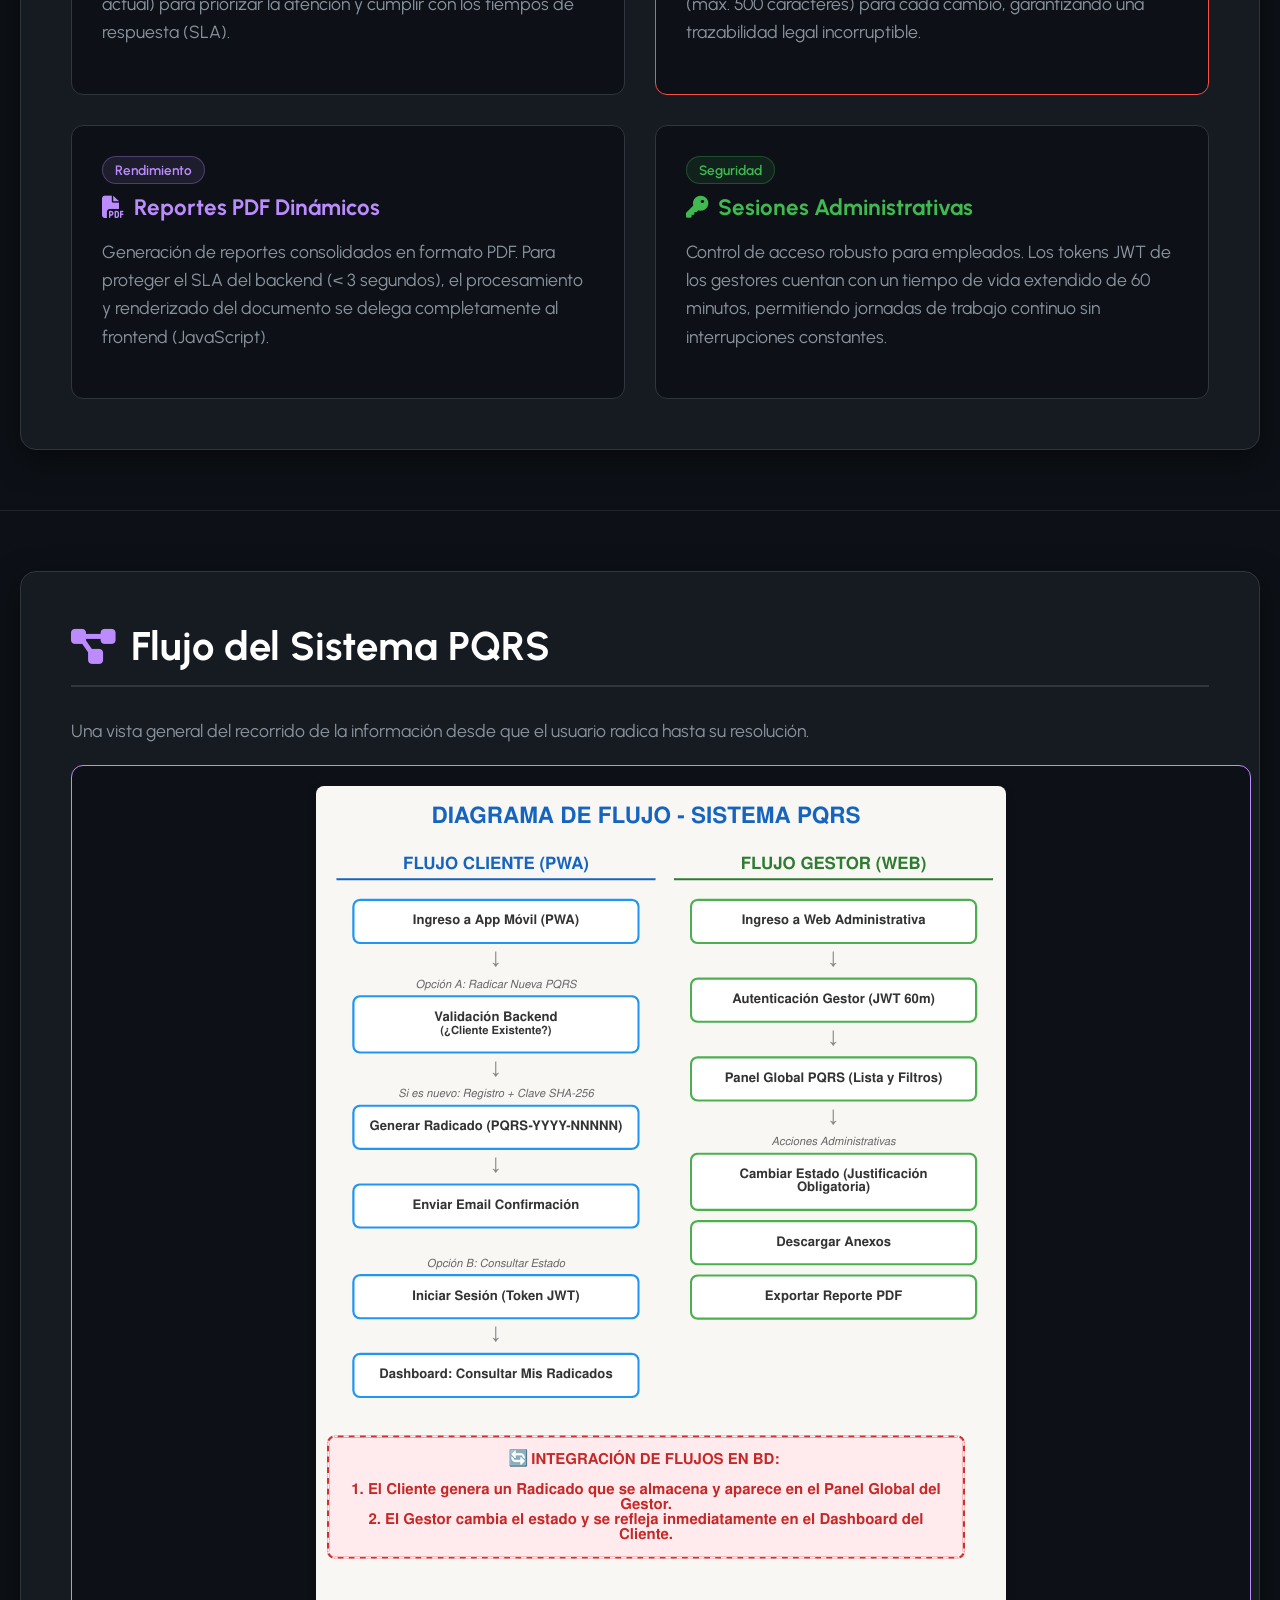
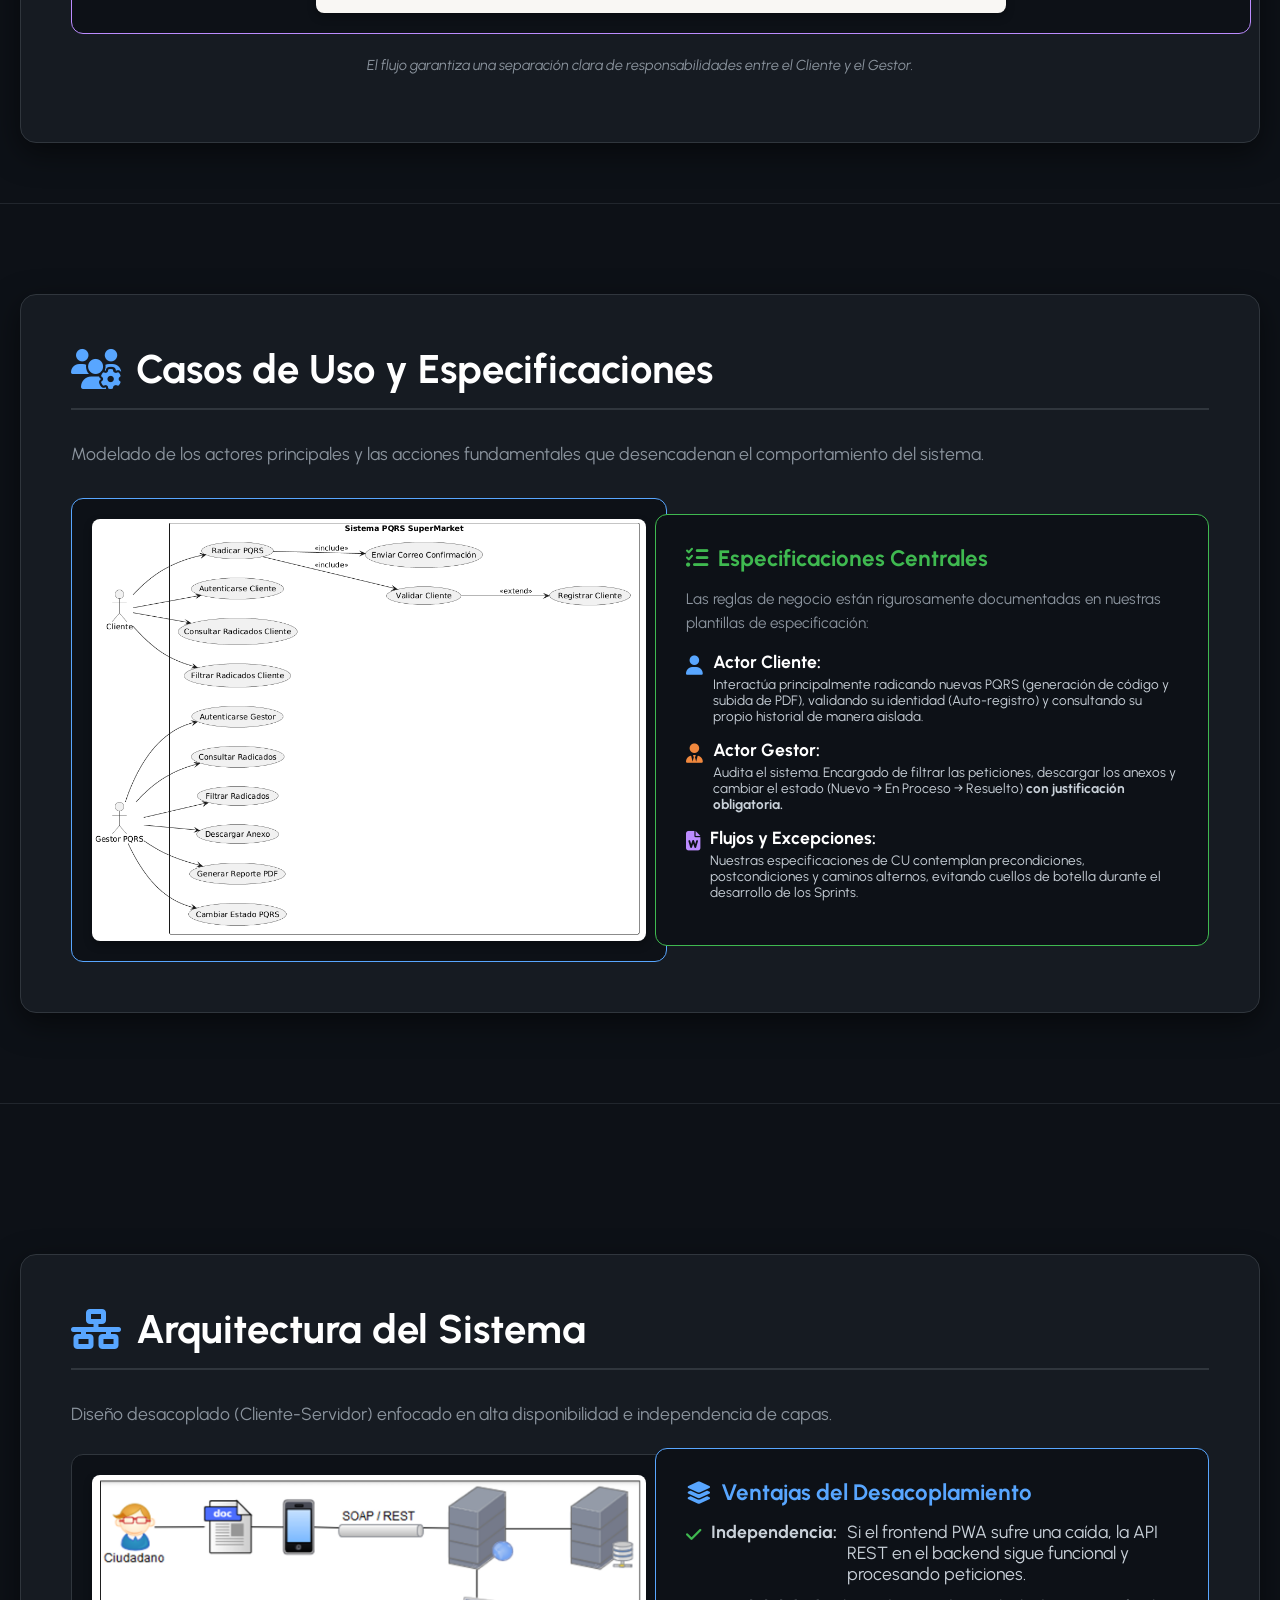
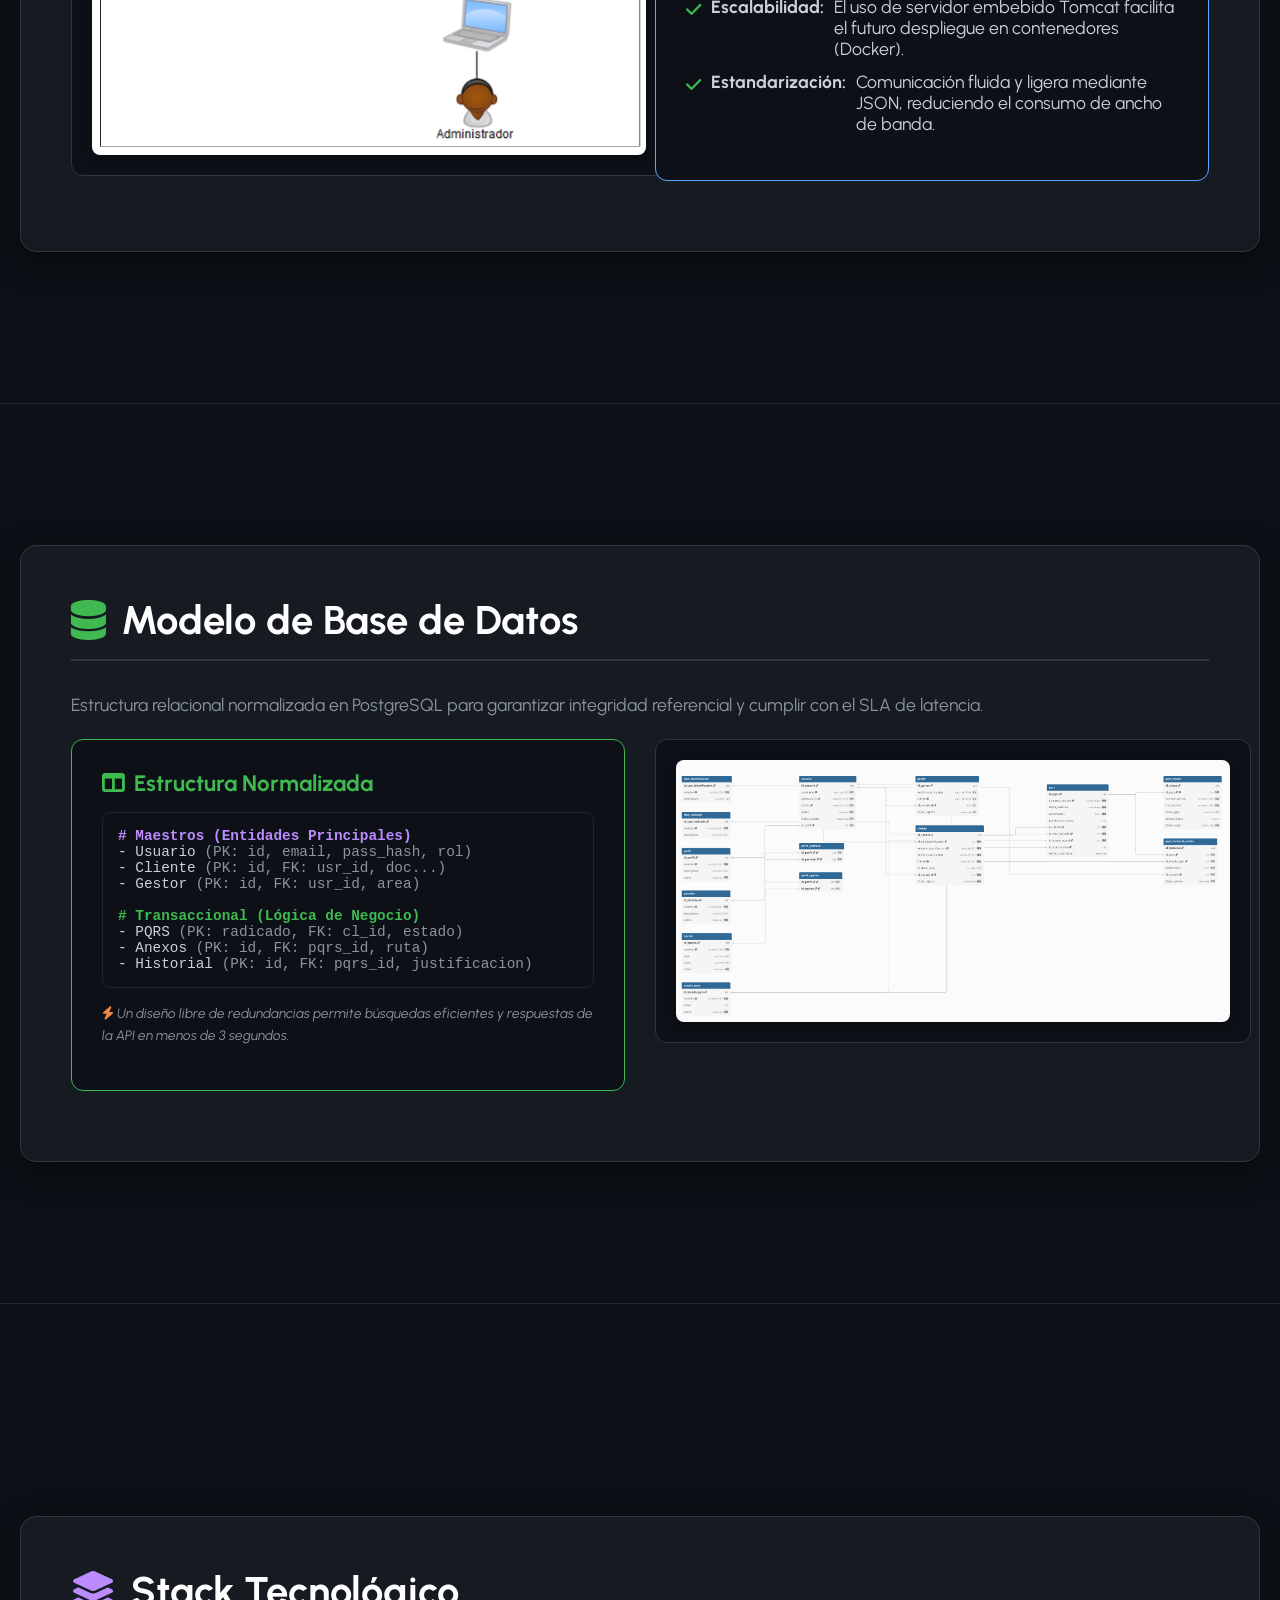
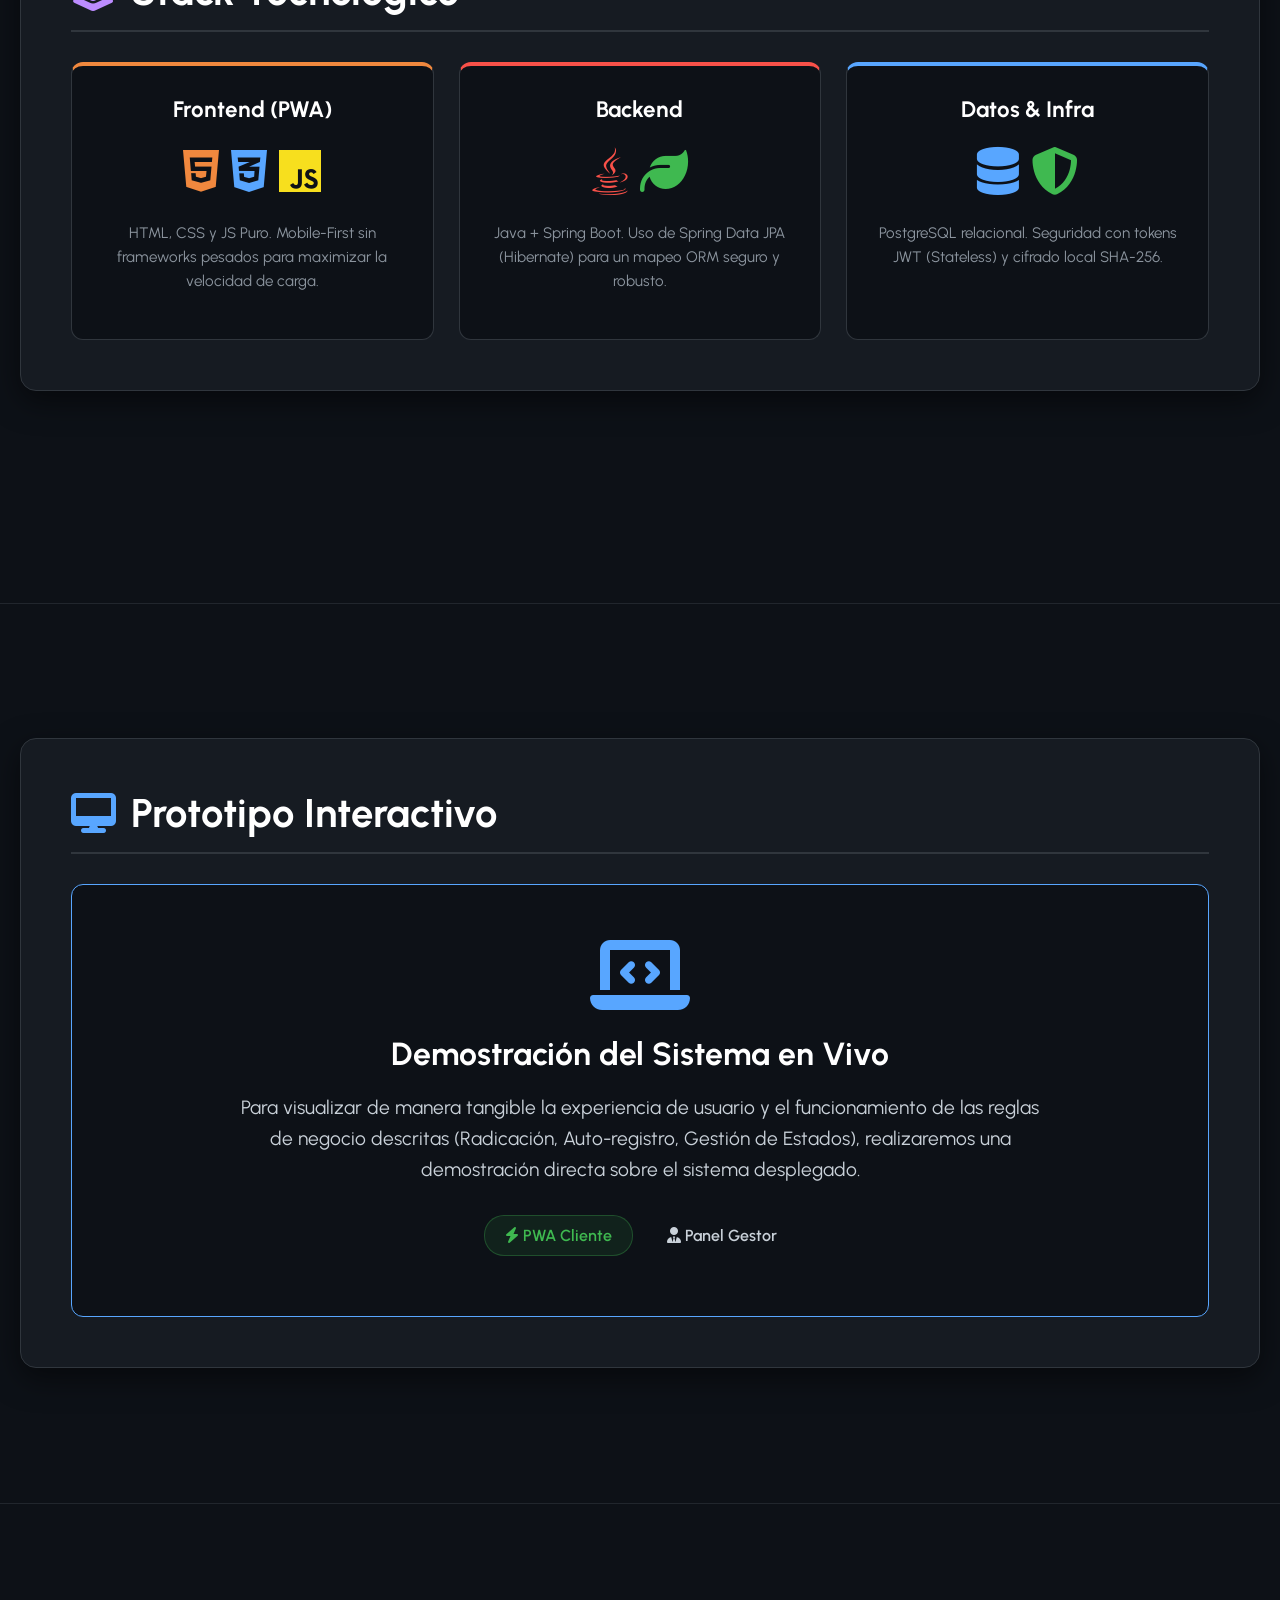
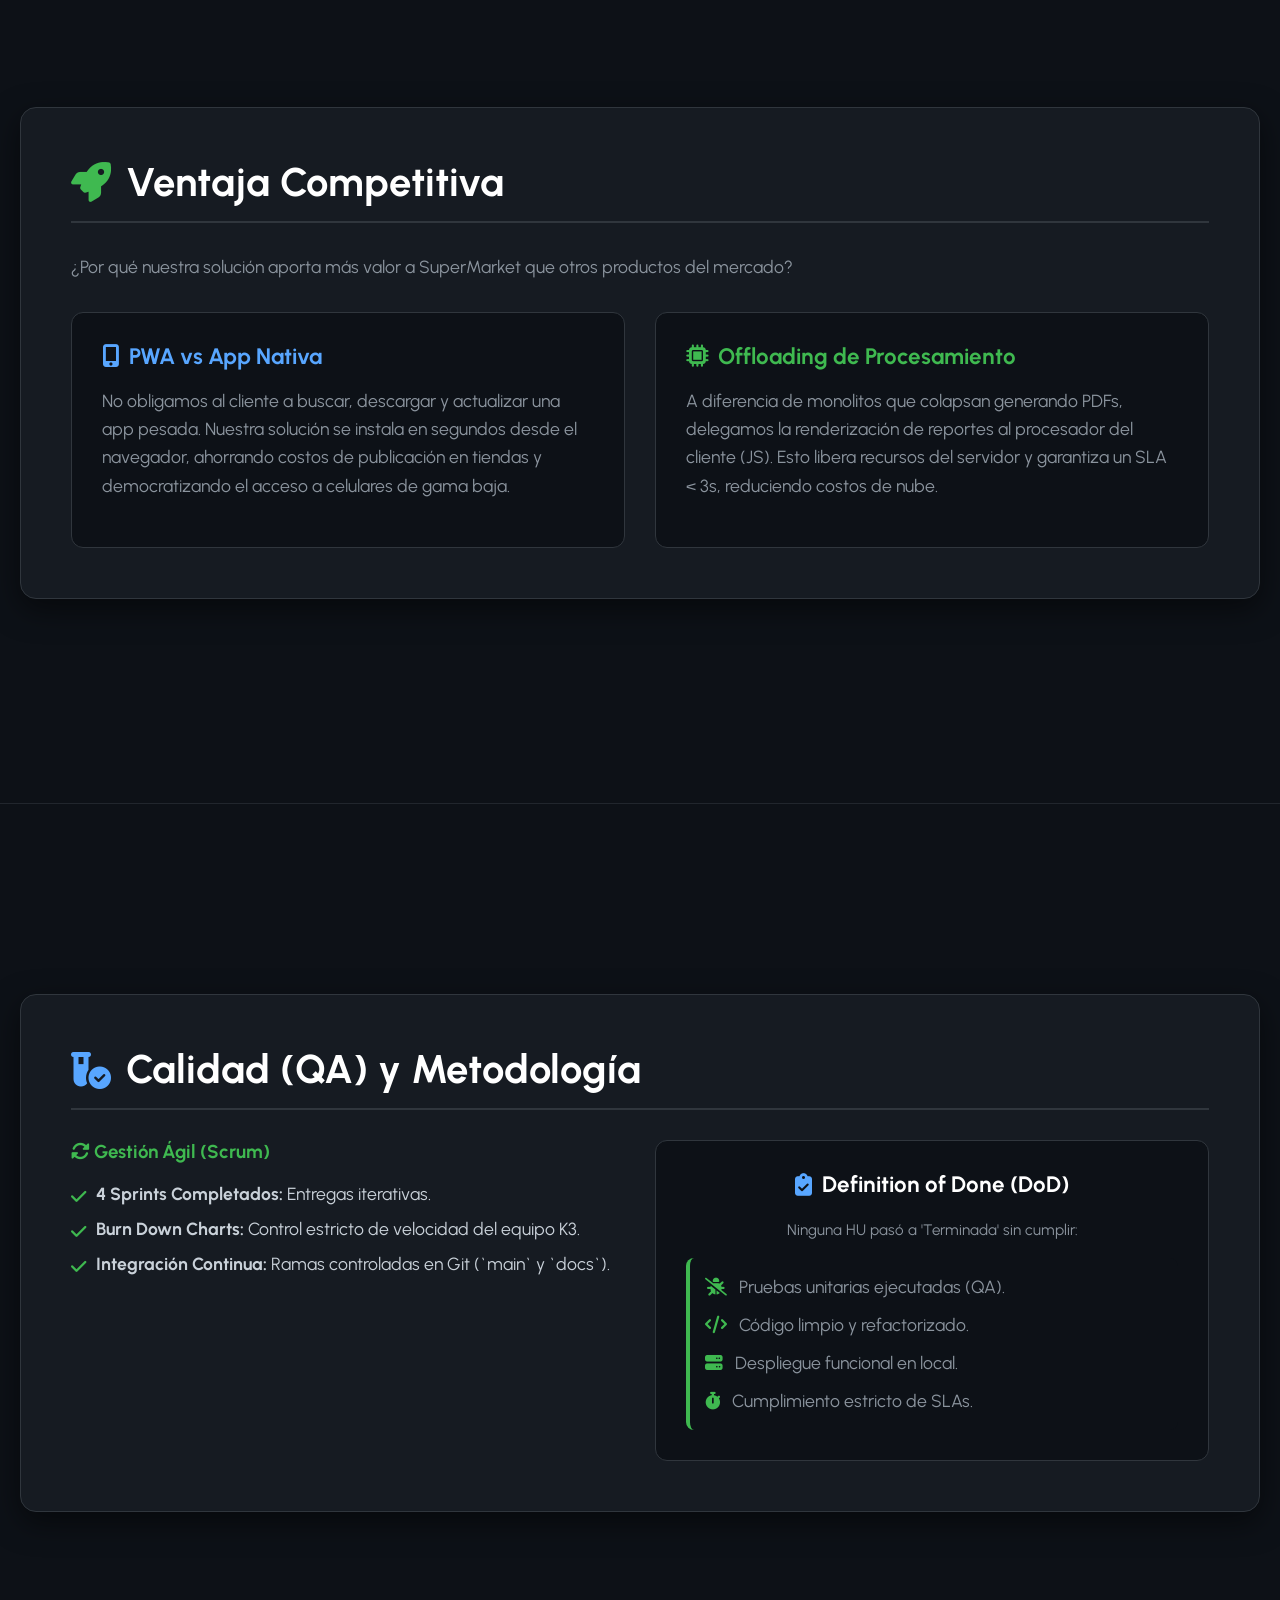
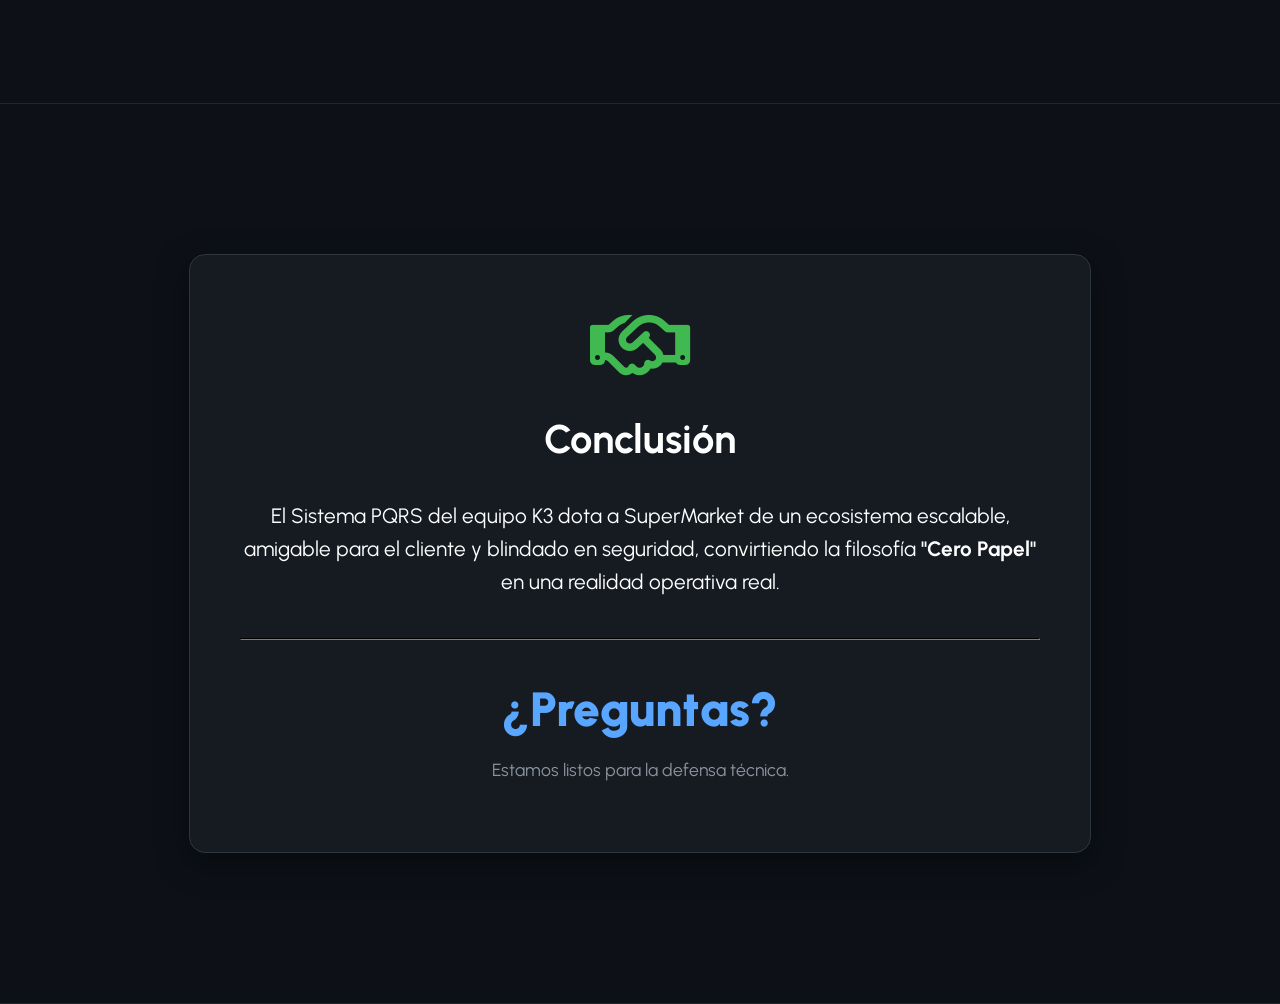
<file: Diagramas/presentaci_n_final_pqrs.html>
<!DOCTYPE html>
<html lang="es">
<head>
    <meta charset="UTF-8">
    <meta name="viewport" content="width=device-width, initial-scale=1.0">
    <title>Presentación Final - Sistema PQRS SuperMarket</title>
    
    <!-- Fuentes de Google -->
    <link rel="preconnect" href="https://fonts.googleapis.com">
    <link rel="preconnect" href="https://fonts.gstatic.com" crossorigin>
    <link href="https://fonts.googleapis.com/css2?family=Urbanist:wght@300;400;600;700;900&display=swap" rel="stylesheet">
    
    <!-- FontAwesome para Íconos -->
    <link rel="stylesheet" href="https://cdnjs.cloudflare.com/ajax/libs/font-awesome/6.5.1/css/all.min.css">

    <style>
        /* CONFIGURACIÓN BASE - SCROLL CORREGIDO */
        html, body {
            margin: 0;
            padding: 0;
            background-color: #0d1117;
            font-family: 'Urbanist', sans-serif;
            color: #c9d1d9;
            scroll-behavior: smooth;
            overflow-x: hidden;
            /* Se elimina el scroll-snap estricto para permitir scrollear libremente en pantallas pequeñas */
        }

        /* DISEÑO DE LAS DIAPOSITIVAS */
        .slide {
            min-height: 100vh; /* Permite que la diapositiva crezca si hay mucho texto */
            width: 100%;
            display: flex;
            justify-content: center;
            align-items: center;
            padding: 60px 20px;
            box-sizing: border-box;
            border-bottom: 1px solid #21262d; /* Separador sutil entre diapositivas */
        }

        .container {
            width: 100%;
            max-width: 1200px;
            background: #161b22;
            border: 1px solid #30363d;
            border-radius: 16px;
            padding: 50px;
            box-shadow: 0 10px 30px rgba(0,0,0,0.5);
            position: relative;
        }

        /* TIPOGRAFÍA Y COLORES */
        h1, h2, h3, h4 { margin-top: 0; color: #ffffff; }
        
        h1 { font-size: 3.5rem; font-weight: 900; margin-bottom: 15px; }
        h2 { font-size: 2.5rem; font-weight: 700; border-bottom: 2px solid #30363d; padding-bottom: 15px; margin-bottom: 30px; display: flex; align-items: center; gap: 15px; }
        
        .text-gradient {
            background: linear-gradient(90deg, #58a6ff, #3fb950);
            -webkit-background-clip: text;
            -webkit-text-fill-color: transparent;
        }
        
        .highlight-blue { color: #58a6ff; }
        .highlight-green { color: #3fb950; }
        .highlight-orange { color: #f0883e; }
        .highlight-purple { color: #bc8cff; }

        p { font-size: 1.1rem; line-height: 1.6; color: #8b949e; }
        ul { list-style: none; padding: 0; }
        li { font-size: 1.1rem; margin-bottom: 12px; display: flex; align-items: flex-start; gap: 10px; }
        li i { margin-top: 5px; }

        /* GRID Y TARJETAS */
        .grid-2 { display: grid; grid-template-columns: 1fr 1fr; gap: 30px; }
        .grid-3 { display: grid; grid-template-columns: repeat(3, 1fr); gap: 25px; }
        
        .card {
            background: #0d1117;
            border: 1px solid #30363d;
            border-radius: 12px;
            padding: 30px;
            transition: transform 0.3s ease, border-color 0.3s ease;
        }
        .card:hover {
            transform: translateY(-5px);
            border-color: #58a6ff;
            box-shadow: 0 8px 20px rgba(88, 166, 255, 0.1);
        }

        .card h3 { font-size: 1.4rem; margin-bottom: 15px; display: flex; align-items: center; gap: 10px; }
        
        /* ELEMENTOS ESPECIALES */
        .badge {
            display: inline-block;
            padding: 5px 12px;
            border-radius: 20px;
            font-size: 0.85rem;
            font-weight: 600;
            margin-bottom: 10px;
        }
        .badge-green { background: rgba(63, 185, 80, 0.1); color: #3fb950; border: 1px solid rgba(63, 185, 80, 0.3); }
        .badge-blue { background: rgba(88, 166, 255, 0.1); color: #58a6ff; border: 1px solid rgba(88, 166, 255, 0.3); }

        .team-member { display: flex; align-items: center; gap: 15px; background: #0d1117; padding: 15px; border-radius: 8px; border: 1px solid #21262d; }
        .team-member i { font-size: 1.5rem; width: 30px; text-align: center; }

        /* ESTILOS PARA LA IMAGEN RESPONSIVA */
        .diagram-container {
            width: 100%;
            display: flex;
            justify-content: center;
            align-items: center;
            background: #0d1117;
            border: 1px solid #30363d;
            border-radius: 12px;
            padding: 20px;
            margin-bottom: 20px;
        }
        
        .diagram-img {
            max-width: 100%;
            height: auto;
            border-radius: 8px;
            /* Añade una pequeña sombra para resaltar la imagen */
            box-shadow: 0 4px 8px rgba(0,0,0,0.3);
        }

        /* RESPONSIVE */
        @media (max-width: 900px) {
            .grid-2, .grid-3 { grid-template-columns: 1fr; }
            h1 { font-size: 2.5rem; }
            h2 { font-size: 2rem; }
            .container { padding: 30px 20px; }
        }
    </style>
</head>
<body>

    <!-- 1. PORTADA -->
    <section class="slide" id="inicio">
        <div class="container" style="text-align: center; max-width: 900px;">
            <i class="fa-solid fa-cart-shopping text-gradient" style="font-size: 5rem; margin-bottom: 20px;"></i>
            <h1>Sistema <span class="text-gradient">PQRS</span></h1>
            <p style="font-size: 1.5rem; color: #fff; margin-bottom: 40px;">Cliente: SuperMarket</p>
            
            <div style="background: #0d1117; border: 1px solid #30363d; border-radius: 12px; padding: 30px;">
                <h3 style="color: #58a6ff; margin-bottom: 20px;">Fábrica de Desarrollo Konrad - Equipo K3</h3>
                <div class="grid-2">
                    <div class="team-member">
                        <i class="fa-solid fa-user-astronaut highlight-blue"></i>
                        <div>
                            <strong style="color: #fff; display: block;">Yeferson Linares</strong>
                            <span style="font-size: 0.9rem;">Scrum Master / Backend</span>
                        </div>
                    </div>
                    <div class="team-member">
                        <i class="fa-solid fa-laptop-code highlight-green"></i>
                        <div>
                            <strong style="color: #fff; display: block;">Brayan</strong>
                            <span style="font-size: 0.9rem;">Frontend Developer</span>
                        </div>
                    </div>
                    <div class="team-member">
                        <i class="fa-solid fa-database highlight-orange"></i>
                        <div>
                            <strong style="color: #fff; display: block;">Joseph</strong>
                            <span style="font-size: 0.9rem;">BD / Backend Developer</span>
                        </div>
                    </div>
                    <div class="team-member">
                        <i class="fa-solid fa-vial-circle-check highlight-purple"></i>
                        <div>
                            <strong style="color: #fff; display: block;">Yakelin</strong>
                            <span style="font-size: 0.9rem;">Analista QA</span>
                        </div>
                    </div>
                </div>
            </div>
            <p style="margin-top: 30px; font-size: 0.9rem;"><i class="fa-solid fa-arrow-down fa-bounce"></i> Desliza hacia abajo para continuar</p>
        </div>
    </section>

    <!-- 2. PROBLEMÁTICA -->
    <section class="slide">
        <div class="container">
            <h2><i class="fa-solid fa-triangle-exclamation highlight-orange"></i> Problemática y Estrategia</h2>
            <div class="grid-2" style="align-items: center;">
                <div>
                    <p style="color: #fff; font-size: 1.2rem; margin-bottom: 20px;">SuperMarket requiere modernizar la atención a sus clientes tras la recepción de compras online.</p>
                    <h4 style="color: #58a6ff; margin-bottom: 15px;">Desafíos Actuales:</h4>
                    <ul>
                        <li><i class="fa-solid fa-xmark text-red-500" style="color: #f85149;"></i> <span style="color: #c9d1d9;">Alta carga de papeleo físico en sucursales.</span></li>
                        <li><i class="fa-solid fa-clock text-red-500" style="color: #f85149;"></i> <span style="color: #c9d1d9;">Tiempos de respuesta lentos en trámites.</span></li>
                        <li><i class="fa-solid fa-eye-slash text-red-500" style="color: #f85149;"></i> <span style="color: #c9d1d9;">Falta de trazabilidad real en los reclamos.</span></li>
                    </ul>
                </div>
                <div class="card" style="text-align: center; border-color: #3fb950;">
                    <i class="fa-solid fa-leaf highlight-green" style="font-size: 4rem; margin-bottom: 20px;"></i>
                    <h3 style="justify-content: center; color: #fff;">Estrategia Institucional</h3>
                    <p>Apoyar las iniciativas de <strong style="color: #3fb950;">"Cero Papel"</strong> y cultura <strong style="color: #3fb950;">"Anti-trámites"</strong> mediante un canal 100% digital, ecológico y eficiente.</p>
                </div>
            </div>
        </div>
    </section>

    <!-- 5. MÓDULO CLIENTE -->
    <section class="slide">
        <div class="container">
            <h2><i class="fa-solid fa-mobile-screen highlight-blue"></i> Funcionalidades: Módulo Cliente</h2>
            <p style="margin-bottom: 30px;">Diseñado bajo la filosofía Mobile-First (PWA) para garantizar acceso desde cualquier dispositivo sin fricciones.</p>
            
            <div class="grid-2">
                <div class="card">
                    <span class="badge badge-blue">RF-001</span>
                    <h3 class="highlight-blue"><i class="fa-solid fa-file-signature"></i> Radicación Inteligente</h3>
                    <p>Creación automática de un código de seguimiento único (formato <code>PQRS-YYYY-NNNNN</code>). El sistema permite adjuntar soportes (anexos PDF/Imágenes) de forma segura.</p>
                </div>
                
                <div class="card">
                    <span class="badge badge-blue">RF-003</span>
                    <h3 class="highlight-blue"><i class="fa-solid fa-user-plus"></i> Auto-Registro Cero Fricción</h3>
                    <p>Si un usuario es nuevo, el backend lo detecta y lo registra automáticamente durante su primera radicación. Se genera una clave cifrada (SHA-256) que es enviada directamente a su correo electrónico.</p>
                </div>

                <div class="card">
                    <span class="badge badge-green">Seguridad</span>
                    <h3 class="highlight-green"><i class="fa-solid fa-shield-halved"></i> Autenticación y Sesiones</h3>
                    <p>Acceso seguro mediante validación de credenciales. Las sesiones se controlan mediante tokens JWT con una expiración estricta de 30 minutos para proteger la privacidad del cliente en dispositivos públicos.</p>
                </div>

                <div class="card">
                    <span class="badge badge-green">Experiencia UX</span>
                    <h3 class="highlight-green"><i class="fa-solid fa-clock-rotate-left"></i> Historial Personalizado</h3>
                    <p>El cliente tiene acceso a un dashboard exclusivo donde solo puede visualizar el estado y la trazabilidad de sus propias PQRS radicadas, garantizando la confidencialidad de la información.</p>
                </div>
            </div>
        </div>
    </section>

    <!-- 6. MÓDULO GESTOR -->
    <section class="slide">
        <div class="container">
            <h2><i class="fa-solid fa-user-tie highlight-orange"></i> Funcionalidades: Módulo Gestor</h2>
            <p style="margin-bottom: 30px;">Panel administrativo web optimizado para la gestión masiva, auditoría y resolución de radicados de SuperMarket.</p>
            
            <div class="grid-2">
                <div class="card">
                    <span class="badge badge-orange" style="background: rgba(240, 136, 62, 0.1); color: #f0883e; border: 1px solid rgba(240, 136, 62, 0.3);">Operatividad</span>
                    <h3 class="highlight-orange"><i class="fa-solid fa-filter"></i> Listado y Filtros Avanzados</h3>
                    <p>Vista global de todas las PQRS. El gestor puede aplicar filtros acumulativos y dinámicos (por Tipo de radicado o Estado actual) para priorizar la atención y cumplir con los tiempos de respuesta (SLA).</p>
                </div>
                
                <div class="card" style="border-color: #f85149;">
                    <span class="badge badge-red" style="background: rgba(248, 81, 73, 0.1); color: #f85149; border: 1px solid rgba(248, 81, 73, 0.3);">RF-008 Crítico</span>
                    <h3 style="color: #f85149;"><i class="fa-solid fa-gavel"></i> Auditoría de Estados Estricta</h3>
                    <p>Flujo de estados controlado (Nuevo → En Proceso → Resuelto). El sistema <strong>exige obligatoriamente</strong> una justificación detallada (máx. 500 caracteres) para cada cambio, garantizando una trazabilidad legal incorruptible.</p>
                </div>

                <div class="card">
                    <span class="badge badge-purple" style="background: rgba(188, 140, 255, 0.1); color: #bc8cff; border: 1px solid rgba(188, 140, 255, 0.3);">Rendimiento</span>
                    <h3 class="highlight-purple"><i class="fa-solid fa-file-pdf"></i> Reportes PDF Dinámicos</h3>
                    <p>Generación de reportes consolidados en formato PDF. Para proteger el SLA del backend (< 3 segundos), el procesamiento y renderizado del documento se delega completamente al frontend (JavaScript).</p>
                </div>

                <div class="card">
                    <span class="badge badge-green">Seguridad</span>
                    <h3 class="highlight-green"><i class="fa-solid fa-key"></i> Sesiones Administrativas</h3>
                    <p>Control de acceso robusto para empleados. Los tokens JWT de los gestores cuentan con un tiempo de vida extendido de 60 minutos, permitiendo jornadas de trabajo continuo sin interrupciones constantes.</p>
                </div>
            </div>
        </div>
    </section>

    <!-- 3. FLUJO DEL SISTEMA -->
    <section class="slide">
        <div class="container">
            <h2><i class="fa-solid fa-diagram-project highlight-purple"></i> Flujo del Sistema PQRS</h2>
            <p style="margin-bottom: 20px;">Una vista general del recorrido de la información desde que el usuario radica hasta su resolución.</p>
            
            <div class="diagram-container" style="border-color: #bc8cff;">
                <!-- AQUÍ VA TU IMAGEN DEL FLUJO -->
                <!-- Asegúrate de colocar la imagen en la misma carpeta o poner la ruta correcta -->
                <img src="Diagrama_Flujo_PQRS.png" alt="Flujo del Sistema PQRS" class="diagram-img">
            </div>
            
            <div style="text-align: center; margin-top: 15px;">
                <p style="font-size: 0.9rem; font-style: italic;">El flujo garantiza una separación clara de responsabilidades entre el Cliente y el Gestor.</p>
            </div>
        </div>
    </section>

    <!-- NUEVO: 4. CASOS DE USO Y ESPECIFICACIONES -->
    <section class="slide">
        <div class="container">
            <h2><i class="fa-solid fa-users-gear highlight-blue"></i> Casos de Uso y Especificaciones</h2>
            <p style="margin-bottom: 30px;">Modelado de los actores principales y las acciones fundamentales que desencadenan el comportamiento del sistema.</p>
            
            <div class="grid-2" style="align-items: center;">
                <div>
                    <!-- AQUÍ VA TU IMAGEN DE CASOS DE USO -->
                    <div class="diagram-container" style="border-color: #58a6ff; margin-bottom: 0;">
                        <img src="diagram_caso_de_us.png" alt="Diagrama de Casos de Uso" class="diagram-img">
                    </div>
                </div>
                
                <div class="card" style="border-color: #3fb950;">
                    <h3 class="highlight-green"><i class="fa-solid fa-list-check"></i> Especificaciones Centrales</h3>
                    <p style="font-size: 0.95rem; margin-bottom: 15px;">Las reglas de negocio están rigurosamente documentadas en nuestras plantillas de especificación:</p>
                    
                    <ul style="font-size: 0.95rem;">
                        <li style="margin-bottom: 15px;">
                            <i class="fa-solid fa-user highlight-blue" style="font-size: 1.2rem;"></i> 
                            <div>
                                <strong style="color: #fff;">Actor Cliente:</strong> 
                                <span style="display: block; font-size: 0.85rem; margin-top: 4px;">Interactúa principalmente radicando nuevas PQRS (generación de código y subida de PDF), validando su identidad (Auto-registro) y consultando su propio historial de manera aislada.</span>
                            </div>
                        </li>
                        <li style="margin-bottom: 15px;">
                            <i class="fa-solid fa-user-tie highlight-orange" style="font-size: 1.2rem;"></i> 
                            <div>
                                <strong style="color: #fff;">Actor Gestor:</strong> 
                                <span style="display: block; font-size: 0.85rem; margin-top: 4px;">Audita el sistema. Encargado de filtrar las peticiones, descargar los anexos y cambiar el estado (Nuevo → En Proceso → Resuelto) <strong>con justificación obligatoria.</strong></span>
                            </div>
                        </li>
                        <li>
                            <i class="fa-solid fa-file-word highlight-purple" style="font-size: 1.2rem;"></i> 
                            <div>
                                <strong style="color: #fff;">Flujos y Excepciones:</strong> 
                                <span style="display: block; font-size: 0.85rem; margin-top: 4px;">Nuestras especificaciones de CU contemplan precondiciones, postcondiciones y caminos alternos, evitando cuellos de botella durante el desarrollo de los Sprints.</span>
                            </div>
                        </li>
                    </ul>
                </div>
            </div>
        </div>
    </section>

    

    

    <!-- 8. ARQUITECTURA -->
    <section class="slide">
        <div class="container">
            <h2><i class="fa-solid fa-network-wired highlight-blue"></i> Arquitectura del Sistema</h2>
            <p style="margin-bottom: 20px;">Diseño desacoplado (Cliente-Servidor) enfocado en alta disponibilidad e independencia de capas.</p>
            
            <div class="grid-2" style="align-items: center;">
                <div>
                    <!-- Reemplaza "Diagrama_arquitectura.png" con el nombre real de tu archivo si es diferente -->
                    <div class="diagram-container">
                        <img src="Diagrama_arquitectura.png" alt="Diagrama de Arquitectura" class="diagram-img">
                    </div>
                </div>
                <div>
                    <div class="card" style="margin-bottom: 20px; border-color: #58a6ff;">
                        <h3 class="highlight-blue"><i class="fa-solid fa-layer-group"></i> Ventajas del Desacoplamiento</h3>
                        <ul style="margin-top: 15px;">
                            <li><i class="fa-solid fa-check highlight-green"></i> <strong>Independencia:</strong> Si el frontend PWA sufre una caída, la API REST en el backend sigue funcional y procesando peticiones.</li>
                            <li><i class="fa-solid fa-check highlight-green"></i> <strong>Escalabilidad:</strong> El uso de servidor embebido Tomcat facilita el futuro despliegue en contenedores (Docker).</li>
                            <li><i class="fa-solid fa-check highlight-green"></i> <strong>Estandarización:</strong> Comunicación fluida y ligera mediante JSON, reduciendo el consumo de ancho de banda.</li>
                        </ul>
                    </div>
                </div>
            </div>
        </div>
    </section>

    <!-- 9. BASE DE DATOS -->
    <section class="slide">
        <div class="container">
            <h2><i class="fa-solid fa-database highlight-green"></i> Modelo de Base de Datos</h2>
            <p style="margin-bottom: 20px;">Estructura relacional normalizada en PostgreSQL para garantizar integridad referencial y cumplir con el SLA de latencia.</p>

            <div class="grid-2" style="align-items: start;">
                <div>
                    <div class="card" style="border-color: #3fb950; margin-bottom: 20px;">
                        <h3 class="highlight-green"><i class="fa-solid fa-table-columns"></i> Estructura Normalizada</h3>
                        <div style="background: #0d1117; padding: 15px; border-radius: 8px; font-family: monospace; font-size: 0.9rem; border: 1px solid #21262d;">
                            <span style="color: #bc8cff; font-weight: bold;"># Maestros (Entidades Principales)</span><br>
                            - <span style="color: #c9d1d9;">Usuario</span> <span style="color: #8b949e;">(PK: id, email, pass_hash, rol)</span><br>
                            - <span style="color: #c9d1d9;">Cliente</span> <span style="color: #8b949e;">(PK: id, FK: usr_id, doc...)</span><br>
                            - <span style="color: #c9d1d9;">Gestor</span> <span style="color: #8b949e;">(PK: id, FK: usr_id, area)</span><br><br>
                            <span style="color: #3fb950; font-weight: bold;"># Transaccional (Lógica de Negocio)</span><br>
                            - <span style="color: #c9d1d9;">PQRS</span> <span style="color: #8b949e;">(PK: radicado, FK: cl_id, estado)</span><br>
                            - <span style="color: #c9d1d9;">Anexos</span> <span style="color: #8b949e;">(PK: id, FK: pqrs_id, ruta)</span><br>
                            - <span style="color: #c9d1d9;">Historial</span> <span style="color: #8b949e;">(PK: id, FK: pqrs_id, justificacion)</span>
                        </div>
                        <p style="font-size: 0.85rem; margin-top: 15px; font-style: italic; color: #8b949e;">
                            <i class="fa-solid fa-bolt highlight-orange mr-2"></i> Un diseño libre de redundancias permite búsquedas eficientes y respuestas de la API en menos de 3 segundos.
                        </p>
                    </div>
                </div>
                <div>
                    <div class="diagram-container">
                        <!-- Ejemplo si lo conviertes a imagen (recomendado para web) -->
                        <img src="Diagrama_Relacional.png" alt="Diagrama Entidad-Relación" class="diagram-img">
                    </div>
                </div>
            </div>
        </div>
    </section>

        <!-- 10. TECNOLOGÍAS -->
    <section class="slide">
        <div class="container">
            <h2><i class="fa-solid fa-layer-group highlight-purple"></i> Stack Tecnológico</h2>
            <div class="grid-3">
                <div class="card" style="text-align: center; border-top: 4px solid #f0883e;">
                    <h3 style="justify-content: center;">Frontend (PWA)</h3>
                    <div style="font-size: 3rem; margin: 20px 0;">
                        <i class="fa-brands fa-html5 highlight-orange"></i>
                        <i class="fa-brands fa-css3-alt highlight-blue"></i>
                        <i class="fa-brands fa-js" style="color: #f7df1e;"></i>
                    </div>
                    <p style="font-size: 0.95rem;">HTML, CSS y JS Puro. Mobile-First sin frameworks pesados para maximizar la velocidad de carga.</p>
                </div>

                <div class="card" style="text-align: center; border-top: 4px solid #f85149;">
                    <h3 style="justify-content: center;">Backend</h3>
                    <div style="font-size: 3rem; margin: 20px 0;">
                        <i class="fa-brands fa-java" style="color: #f85149;"></i>
                        <i class="fa-solid fa-leaf highlight-green"></i>
                    </div>
                    <p style="font-size: 0.95rem;">Java + Spring Boot. Uso de Spring Data JPA (Hibernate) para un mapeo ORM seguro y robusto.</p>
                </div>

                <div class="card" style="text-align: center; border-top: 4px solid #58a6ff;">
                    <h3 style="justify-content: center;">Datos & Infra</h3>
                    <div style="font-size: 3rem; margin: 20px 0;">
                        <i class="fa-solid fa-database highlight-blue"></i>
                        <i class="fa-solid fa-shield-halved highlight-green"></i>
                    </div>
                    <p style="font-size: 0.95rem;">PostgreSQL relacional. Seguridad con tokens JWT (Stateless) y cifrado local SHA-256.</p>
                </div>
            </div>
        </div>
    </section>

    <!-- 7. PROTOTIPO INTERACTIVO (Mención) -->
    <section class="slide">
        <div class="container">
            <h2><i class="fa-solid fa-desktop highlight-blue"></i> Prototipo Interactivo</h2>
            
            <div class="card" style="border-color: #58a6ff; text-align: center; padding: 50px;">
                <i class="fa-solid fa-laptop-code" style="font-size: 5rem; color: #58a6ff; margin-bottom: 20px;"></i>
                <h3 style="justify-content: center; font-size: 2rem; margin-bottom: 20px;">Demostración del Sistema en Vivo</h3>
                <p style="font-size: 1.2rem; color: #c9d1d9; max-width: 800px; margin: 0 auto;">
                    Para visualizar de manera tangible la experiencia de usuario y el funcionamiento de las reglas de negocio descritas (Radicación, Auto-registro, Gestión de Estados), realizaremos una demostración directa sobre el sistema desplegado.
                </p>
                
                <div style="margin-top: 30px;">
                    <span class="badge badge-green" style="font-size: 1rem; padding: 10px 20px;">
                        <i class="fa-solid fa-bolt mr-2"></i> PWA Cliente
                    </span>
                    <span class="badge badge-orange" style="font-size: 1rem; padding: 10px 20px; margin-left: 10px;">
                        <i class="fa-solid fa-user-tie mr-2"></i> Panel Gestor
                    </span>
                </div>
            </div>
        </div>
    </section>

    <!-- 11. VENTAJA COMPETITIVA -->
    <section class="slide">
        <div class="container">
            <h2><i class="fa-solid fa-rocket highlight-green"></i> Ventaja Competitiva</h2>
            <p style="margin-bottom: 30px;">¿Por qué nuestra solución aporta más valor a SuperMarket que otros productos del mercado?</p>
            
            <div class="grid-2">
                <div class="card">
                    <h3 class="highlight-blue"><i class="fa-solid fa-mobile-screen-button"></i> PWA vs App Nativa</h3>
                    <p>No obligamos al cliente a buscar, descargar y actualizar una app pesada. Nuestra solución se instala en segundos desde el navegador, ahorrando costos de publicación en tiendas y democratizando el acceso a celulares de gama baja.</p>
                </div>
                
                <div class="card">
                    <h3 class="highlight-green"><i class="fa-solid fa-microchip"></i> Offloading de Procesamiento</h3>
                    <p>A diferencia de monolitos que colapsan generando PDFs, delegamos la renderización de reportes al procesador del cliente (JS). Esto libera recursos del servidor y garantiza un SLA < 3s, reduciendo costos de nube.</p>
                </div>
            </div>
        </div>
    </section>

    <!-- 12. METODOLOGÍA Y QA -->
    <section class="slide">
        <div class="container">
            <h2><i class="fa-solid fa-vial-circle-check highlight-blue"></i> Calidad (QA) y Metodología</h2>
            <div class="grid-2">
                <div>
                    <h3 class="highlight-green"><i class="fa-solid fa-rotate"></i> Gestión Ágil (Scrum)</h3>
                    <ul style="margin-top: 20px;">
                        <li><i class="fa-solid fa-check highlight-green"></i> <span><strong>4 Sprints Completados:</strong> Entregas iterativas.</span></li>
                        <li><i class="fa-solid fa-check highlight-green"></i> <span><strong>Burn Down Charts:</strong> Control estricto de velocidad del equipo K3.</span></li>
                        <li><i class="fa-solid fa-check highlight-green"></i> <span><strong>Integración Continua:</strong> Ramas controladas en Git (`main` y `docs`).</span></li>
                    </ul>
                </div>
                
                <div class="card">
                    <h3 style="color: #fff; justify-content: center; margin-bottom: 20px;"><i class="fa-solid fa-clipboard-check highlight-blue"></i> Definition of Done (DoD)</h3>
                    <p style="text-align: center; margin-bottom: 15px; font-size: 0.95rem;">Ninguna HU pasó a 'Terminada' sin cumplir:</p>
                    <div style="background: #0d1117; padding: 15px; border-radius: 8px; border-left: 4px solid #3fb950; font-size: 0.95rem;">
                        <p style="margin: 0 0 10px 0;"><i class="fa-solid fa-bug-slash highlight-green" style="margin-right: 8px;"></i> Pruebas unitarias ejecutadas (QA).</p>
                        <p style="margin: 0 0 10px 0;"><i class="fa-solid fa-code highlight-green" style="margin-right: 8px;"></i> Código limpio y refactorizado.</p>
                        <p style="margin: 0 0 10px 0;"><i class="fa-solid fa-server highlight-green" style="margin-right: 8px;"></i> Despliegue funcional en local.</p>
                        <p style="margin: 0;"><i class="fa-solid fa-stopwatch highlight-green" style="margin-right: 8px;"></i> Cumplimiento estricto de SLAs.</p>
                    </div>
                </div>
            </div>
        </div>
    </section>

    <!-- 13. CONCLUSIONES -->
    <section class="slide">
        <div class="container" style="text-align: center; max-width: 800px;">
            <i class="fa-regular fa-handshake highlight-green" style="font-size: 5rem; margin-bottom: 30px;"></i>
            <h2 style="justify-content: center; border: none; margin-bottom: 20px;">Conclusión</h2>
            <p style="font-size: 1.3rem; color: #fff; margin-bottom: 40px;">El Sistema PQRS del equipo K3 dota a SuperMarket de un ecosistema escalable, amigable para el cliente y blindado en seguridad, convirtiendo la filosofía <strong>"Cero Papel"</strong> en una realidad operativa real.</p>
            
            <hr style="border-color: #30363d; margin-bottom: 40px;">
            
            <h1 style="font-size: 3rem; color: #58a6ff;">¿Preguntas?</h1>
            <p>Estamos listos para la defensa técnica.</p>
        </div>
    </section>

</body>
</html>
</file>
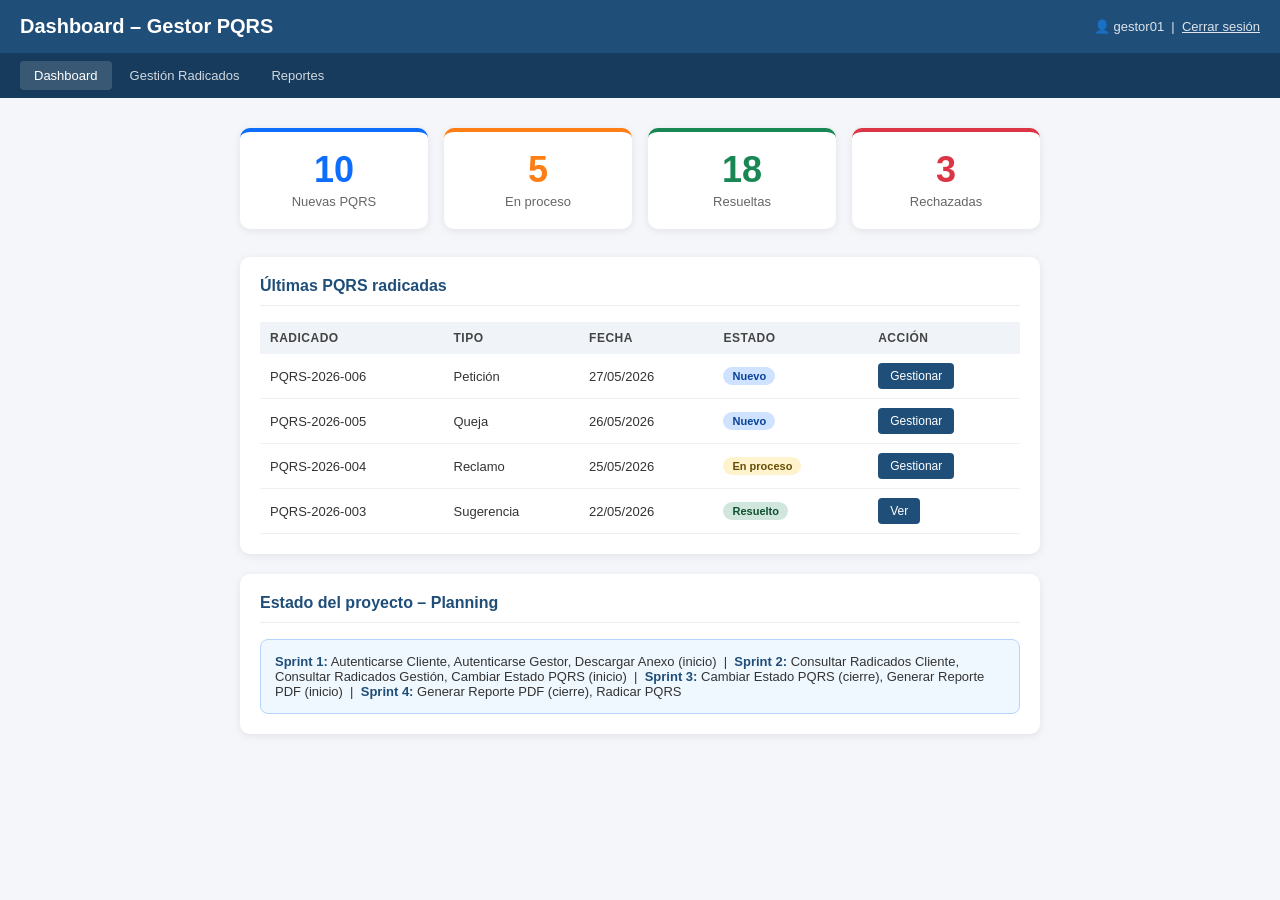
<file: Prototipos/dashboard.html>
<!DOCTYPE html>
<html lang="es">
<head>
<meta charset="UTF-8">
<title>Dashboard – Gestor PQRS</title>
<style>
*{box-sizing:border-box;}
body{font-family:Arial,sans-serif;background:#f4f6f9;margin:0;padding:0;}
header{background:#1f4e79;color:white;padding:15px 20px;display:flex;align-items:center;justify-content:space-between;}
header h1{margin:0;font-size:20px;}
header span{font-size:13px;opacity:0.85;}
.nav-bar{background:#163b5c;display:flex;gap:4px;padding:8px 20px;}
.nav-bar a{color:rgba(255,255,255,0.8);text-decoration:none;padding:7px 14px;border-radius:4px;font-size:13px;}
.nav-bar a:hover,.nav-bar a.active{background:rgba(255,255,255,0.15);color:white;}
.container{width:90%;max-width:800px;margin:30px auto;}
.kpi-grid{display:grid;grid-template-columns:repeat(auto-fit,minmax(170px,1fr));gap:16px;margin-bottom:28px;}
.kpi{background:white;border-radius:10px;padding:20px;box-shadow:0 2px 8px rgba(0,0,0,0.08);border-top:4px solid #1f4e79;text-align:center;}
.kpi.nuevo{border-color:#0d6efd;}
.kpi.proceso{border-color:#fd7e14;}
.kpi.resuelto{border-color:#198754;}
.kpi.rechazado{border-color:#dc3545;}
.kpi .num{font-size:36px;font-weight:bold;color:#1f4e79;line-height:1;}
.kpi.nuevo .num{color:#0d6efd;}
.kpi.proceso .num{color:#fd7e14;}
.kpi.resuelto .num{color:#198754;}
.kpi.rechazado .num{color:#dc3545;}
.kpi .lbl{font-size:13px;color:#666;margin-top:6px;}
.section{background:white;border-radius:10px;padding:20px;box-shadow:0 2px 8px rgba(0,0,0,0.08);margin-bottom:20px;}
.section h3{margin:0 0 16px;color:#1f4e79;font-size:16px;border-bottom:1px solid #eee;padding-bottom:10px;}
table{width:100%;border-collapse:collapse;font-size:13px;}
th{background:#f0f4f8;color:#444;padding:9px 10px;text-align:left;font-size:12px;text-transform:uppercase;letter-spacing:0.5px;}
td{padding:9px 10px;border-bottom:1px solid #f0f0f0;color:#333;}
tr:hover td{background:#f8f9fa;}
.badge{display:inline-block;padding:3px 9px;border-radius:12px;font-size:11px;font-weight:bold;}
.badge.nuevo{background:#cfe2ff;color:#084298;}
.badge.proceso{background:#fff3cd;color:#664d03;}
.badge.resuelto{background:#d1e7dd;color:#0f5132;}
.badge.rechazado{background:#f8d7da;color:#842029;}
button{background:#1f4e79;color:white;border:none;padding:6px 12px;border-radius:4px;cursor:pointer;font-size:12px;}
button:hover{background:#163b5c;}
.sprint-info{background:#f0f8ff;border:1px solid #b6d4fe;border-radius:8px;padding:14px;font-size:13px;color:#333;}
.sprint-info strong{color:#1f4e79;}
</style>
</head>
<body>
<header>
  <h1>Dashboard – Gestor PQRS</h1>
  <span>👤 gestor01 &nbsp;|&nbsp; <a href="login_gestor.html" style="color:white">Cerrar sesión</a></span>
</header>
<div class="nav-bar">
  <a href="dashboard.html" class="active">Dashboard</a>
  <a href="gestion_radicados.html">Gestión Radicados</a>
  <a href="reportes.html">Reportes</a>
</div>

<div class="container">

  <!-- KPIs -->
  <div class="kpi-grid">
    <div class="kpi nuevo"><div class="num">10</div><div class="lbl">Nuevas PQRS</div></div>
    <div class="kpi proceso"><div class="num">5</div><div class="lbl">En proceso</div></div>
    <div class="kpi resuelto"><div class="num">18</div><div class="lbl">Resueltas</div></div>
    <div class="kpi rechazado"><div class="num">3</div><div class="lbl">Rechazadas</div></div>
  </div>

  <!-- Últimas PQRS -->
  <div class="section">
    <h3>Últimas PQRS radicadas</h3>
    <table>
      <thead>
        <tr><th>Radicado</th><th>Tipo</th><th>Fecha</th><th>Estado</th><th>Acción</th></tr>
      </thead>
      <tbody>
        <tr><td>PQRS-2026-006</td><td>Petición</td><td>27/05/2026</td><td><span class="badge nuevo">Nuevo</span></td><td><a href="gestion_radicados.html"><button>Gestionar</button></a></td></tr>
        <tr><td>PQRS-2026-005</td><td>Queja</td><td>26/05/2026</td><td><span class="badge nuevo">Nuevo</span></td><td><a href="gestion_radicados.html"><button>Gestionar</button></a></td></tr>
        <tr><td>PQRS-2026-004</td><td>Reclamo</td><td>25/05/2026</td><td><span class="badge proceso">En proceso</span></td><td><a href="gestion_radicados.html"><button>Gestionar</button></a></td></tr>
        <tr><td>PQRS-2026-003</td><td>Sugerencia</td><td>22/05/2026</td><td><span class="badge resuelto">Resuelto</span></td><td><a href="gestion_radicados.html"><button>Ver</button></a></td></tr>
      </tbody>
    </table>
  </div>

  <!-- Info sprints -->
  <div class="section">
    <h3>Estado del proyecto – Planning</h3>
    <div class="sprint-info">
      <strong>Sprint 1:</strong> Autenticarse Cliente, Autenticarse Gestor, Descargar Anexo (inicio) &nbsp;|&nbsp;
      <strong>Sprint 2:</strong> Consultar Radicados Cliente, Consultar Radicados Gestión, Cambiar Estado PQRS (inicio) &nbsp;|&nbsp;
      <strong>Sprint 3:</strong> Cambiar Estado PQRS (cierre), Generar Reporte PDF (inicio) &nbsp;|&nbsp;
      <strong>Sprint 4:</strong> Generar Reporte PDF (cierre), Radicar PQRS
    </div>
  </div>

</div>
</body>
</html>
</file>
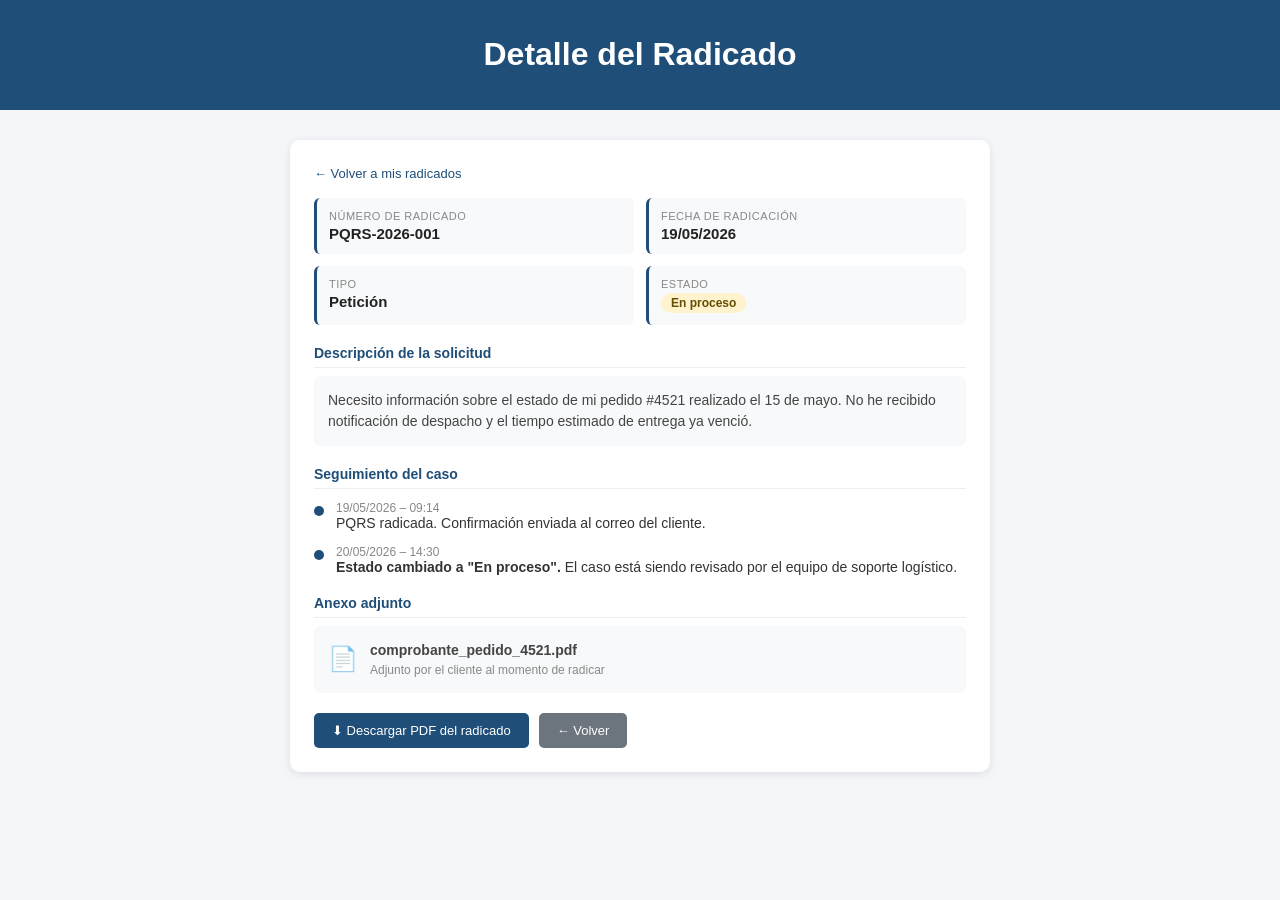
<file: Prototipos/detalle_radicado.html>
<!DOCTYPE html>
<html lang="es">
<head>
<meta charset="UTF-8">
<title>Detalle Radicado – PQRS</title>
<style>
*{box-sizing:border-box;}
body{font-family:Arial,sans-serif;background:#f4f6f9;margin:0;padding:0;}
header{background:#1f4e79;color:white;padding:15px;text-align:center;}
.container{width:90%;max-width:700px;margin:30px auto;background:white;padding:24px;border-radius:10px;box-shadow:0 2px 8px rgba(0,0,0,0.1);}
.back{margin-bottom:16px;} .back a{color:#1f4e79;font-size:13px;text-decoration:none;}
.back a:hover{text-decoration:underline;}
.info-grid{display:grid;grid-template-columns:1fr 1fr;gap:12px;margin-bottom:20px;}
.info-item{background:#f8f9fa;padding:12px;border-radius:6px;border-left:3px solid #1f4e79;}
.info-item .lbl{font-size:11px;color:#888;text-transform:uppercase;letter-spacing:0.5px;}
.info-item .val{font-size:15px;color:#222;font-weight:bold;margin-top:3px;}
.badge{display:inline-block;padding:3px 10px;border-radius:12px;font-size:12px;font-weight:bold;}
.badge.proceso{background:#fff3cd;color:#664d03;}
.section-title{font-weight:bold;color:#1f4e79;font-size:14px;margin:20px 0 8px;border-bottom:1px solid #eee;padding-bottom:6px;}
.comment-box{background:#f8f9fa;padding:14px;border-radius:6px;font-size:14px;color:#444;line-height:1.5;}
.timeline{margin-top:12px;}
.tl-item{display:flex;gap:12px;margin-bottom:14px;}
.tl-dot{width:10px;height:10px;border-radius:50%;background:#1f4e79;margin-top:5px;flex-shrink:0;}
.tl-content{flex:1;}
.tl-content .tl-date{font-size:12px;color:#888;}
.tl-content .tl-text{font-size:14px;color:#333;}
.btns{display:flex;gap:10px;flex-wrap:wrap;margin-top:20px;}
button{background:#1f4e79;color:white;border:none;padding:10px 18px;border-radius:5px;cursor:pointer;font-size:13px;}
button:hover{background:#163b5c;}
button.secondary{background:#6c757d;} button.secondary:hover{background:#545b62;}
</style>
</head>
<body>
<header><h1>Detalle del Radicado</h1></header>

<div class="container">
  <div class="back"><a href="mis_radicados.html">← Volver a mis radicados</a></div>

  <div class="info-grid">
    <div class="info-item">
      <div class="lbl">Número de radicado</div>
      <div class="val">PQRS-2026-001</div>
    </div>
    <div class="info-item">
      <div class="lbl">Fecha de radicación</div>
      <div class="val">19/05/2026</div>
    </div>
    <div class="info-item">
      <div class="lbl">Tipo</div>
      <div class="val">Petición</div>
    </div>
    <div class="info-item">
      <div class="lbl">Estado</div>
      <div class="val"><span class="badge proceso">En proceso</span></div>
    </div>
  </div>

  <div class="section-title">Descripción de la solicitud</div>
  <div class="comment-box">
    Necesito información sobre el estado de mi pedido #4521 realizado el 15 de mayo. 
    No he recibido notificación de despacho y el tiempo estimado de entrega ya venció.
  </div>

  <div class="section-title">Seguimiento del caso</div>
  <div class="timeline">
    <div class="tl-item">
      <div class="tl-dot"></div>
      <div class="tl-content">
        <div class="tl-date">19/05/2026 – 09:14</div>
        <div class="tl-text">PQRS radicada. Confirmación enviada al correo del cliente.</div>
      </div>
    </div>
    <div class="tl-item">
      <div class="tl-dot"></div>
      <div class="tl-content">
        <div class="tl-date">20/05/2026 – 14:30</div>
        <div class="tl-text"><strong>Estado cambiado a "En proceso".</strong> El caso está siendo revisado por el equipo de soporte logístico.</div>
      </div>
    </div>
  </div>

  <div class="section-title">Anexo adjunto</div>
  <div class="comment-box" style="display:flex;align-items:center;gap:12px;">
    <span style="font-size:24px;">📄</span>
    <div>
      <div style="font-weight:bold;font-size:14px;">comprobante_pedido_4521.pdf</div>
      <div style="font-size:12px;color:#888;">Adjunto por el cliente al momento de radicar</div>
    </div>
  </div>

  <div class="btns">
    <button onclick="alert('Descargando PDF del radicado…')">⬇ Descargar PDF del radicado</button>
    <button class="secondary" onclick="window.location='mis_radicados.html'">← Volver</button>
  </div>
</div>
</body>
</html>
</file>
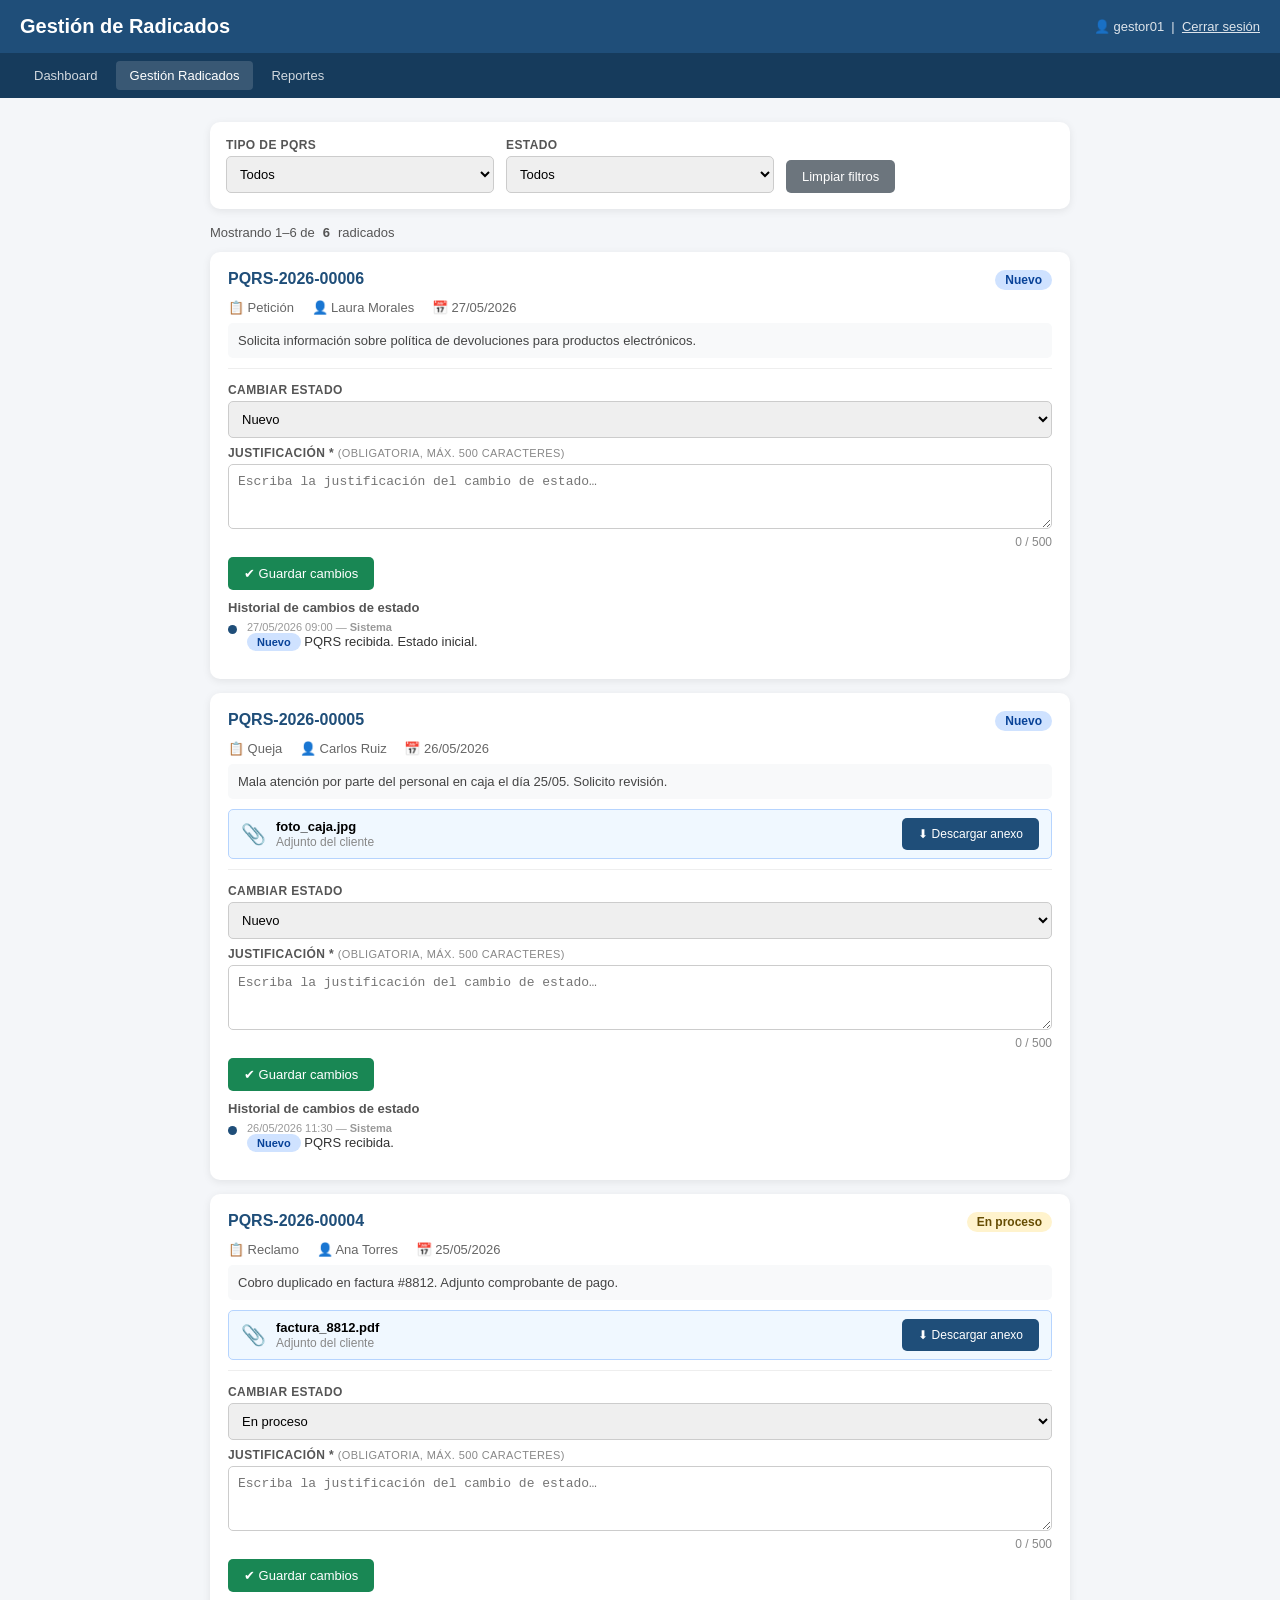
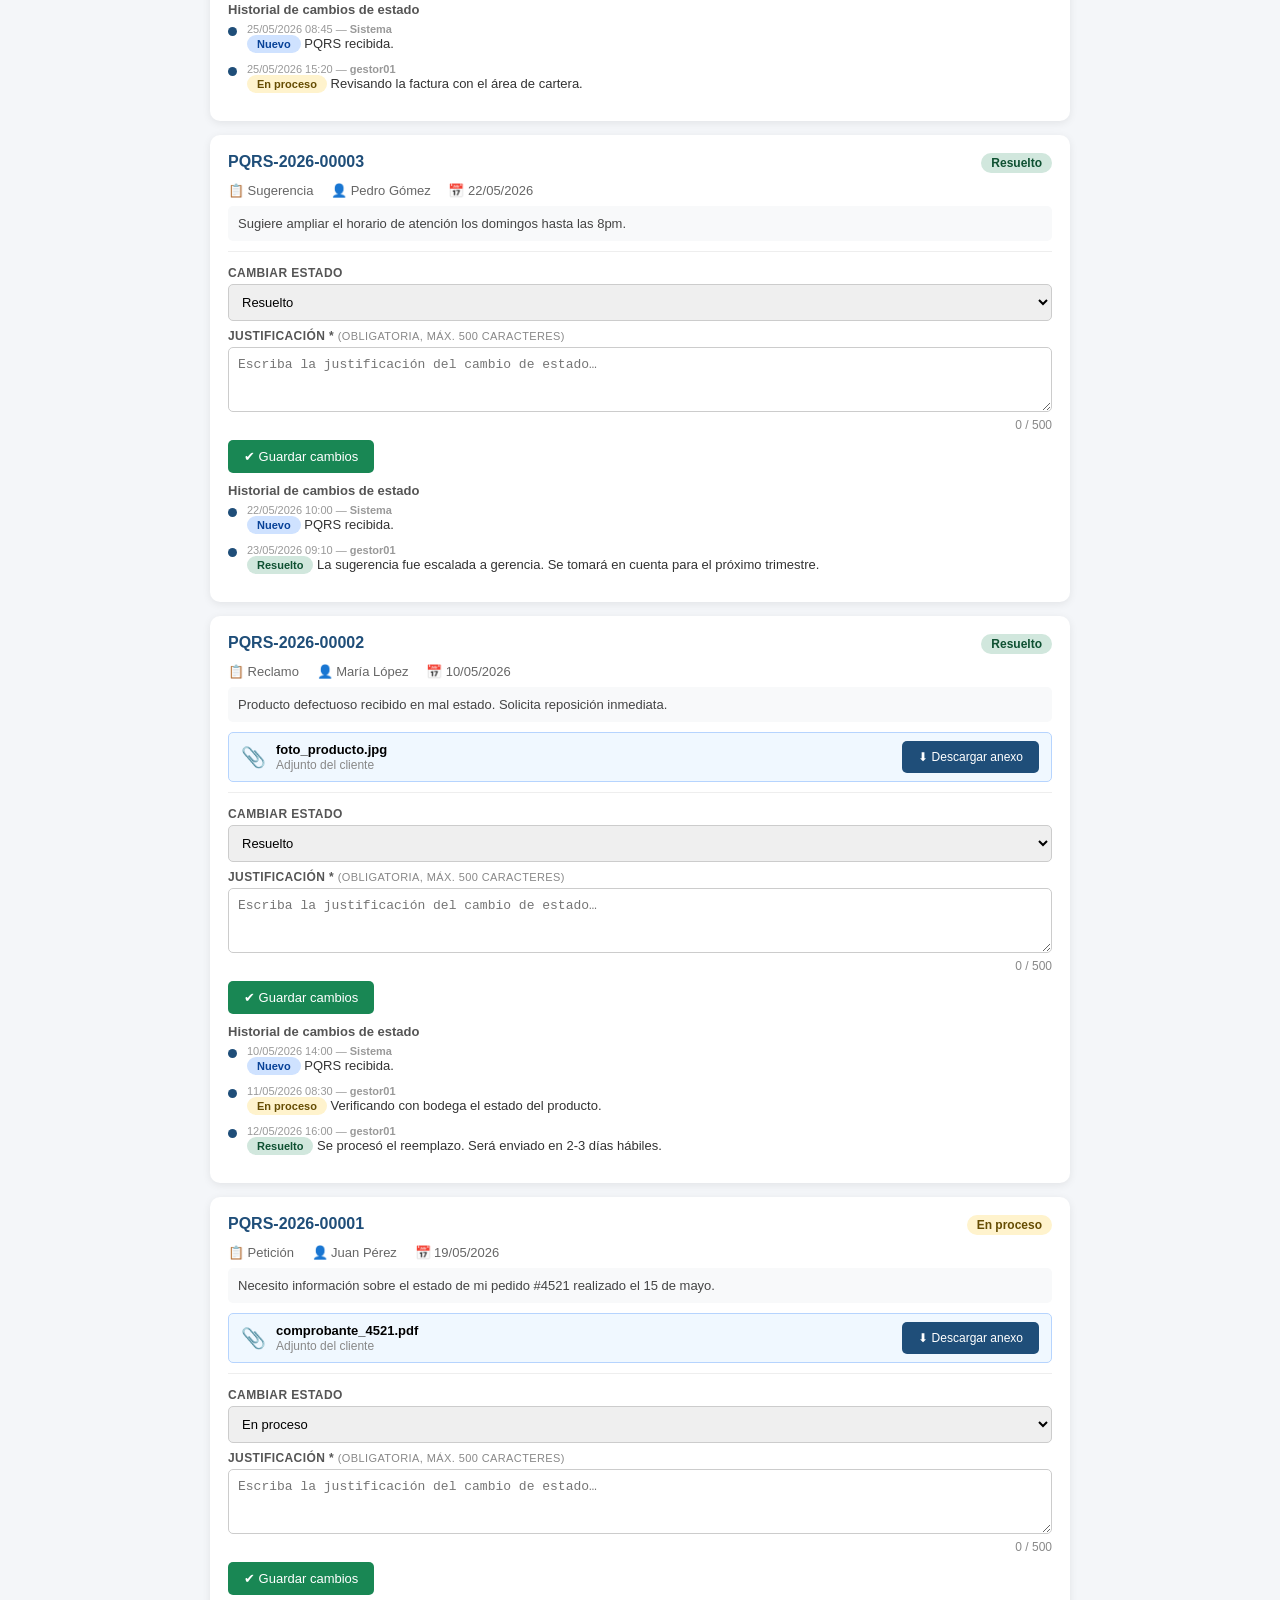
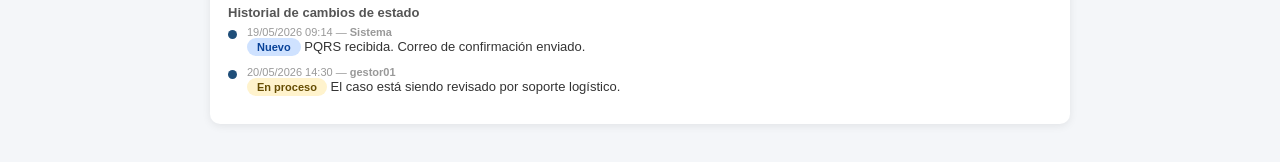
<file: Prototipos/gestion_radicados.html>
<!DOCTYPE html>
<html lang="es">
<head>
<meta charset="UTF-8">
<title>Gestión Radicados – PQRS</title>
<style>
*{box-sizing:border-box;}
body{font-family:Arial,sans-serif;background:#f4f6f9;margin:0;padding:0;}
header{background:#1f4e79;color:white;padding:15px 20px;display:flex;align-items:center;justify-content:space-between;}
header h1{margin:0;font-size:20px;}
header span{font-size:13px;opacity:0.85;}
.nav-bar{background:#163b5c;display:flex;gap:4px;padding:8px 20px;}
.nav-bar a{color:rgba(255,255,255,0.8);text-decoration:none;padding:7px 14px;border-radius:4px;font-size:13px;}
.nav-bar a:hover,.nav-bar a.active{background:rgba(255,255,255,0.15);color:white;}
.container{width:90%;max-width:860px;margin:24px auto;}
/* Filtros RF-005 */
.filtros{background:white;border-radius:10px;padding:16px;box-shadow:0 2px 8px rgba(0,0,0,0.08);margin-bottom:16px;display:flex;gap:12px;flex-wrap:wrap;align-items:flex-end;}
.filtros>div{flex:1;min-width:140px;}
label{display:block;font-weight:bold;font-size:12px;color:#555;margin-bottom:4px;text-transform:uppercase;letter-spacing:0.4px;}
input,select,textarea{width:100%;padding:9px;border:1px solid #ccc;border-radius:5px;font-size:13px;}
/* Paginación */
.paginacion{display:flex;align-items:center;gap:8px;margin:12px 0;font-size:13px;color:#555;}
.paginacion button{padding:6px 12px;font-size:13px;}
/* Cards */
.card{background:white;border-radius:10px;padding:18px;box-shadow:0 2px 8px rgba(0,0,0,0.08);margin-bottom:14px;}
.card-top{display:flex;justify-content:space-between;align-items:flex-start;margin-bottom:10px;}
.card-top h3{margin:0;color:#1f4e79;font-size:16px;}
.badge{display:inline-block;padding:3px 10px;border-radius:12px;font-size:12px;font-weight:bold;}
.badge.nuevo{background:#cfe2ff;color:#084298;}
.badge.proceso{background:#fff3cd;color:#664d03;}
.badge.resuelto{background:#d1e7dd;color:#0f5132;}
.badge.rechazado{background:#f8d7da;color:#842029;}
.meta{font-size:13px;color:#666;margin-bottom:8px;}
.meta span{margin-right:14px;}
.desc{font-size:13px;color:#444;background:#f8f9fa;padding:10px;border-radius:5px;margin-bottom:10px;}
.anexo{display:flex;align-items:center;gap:10px;background:#f0f8ff;border:1px solid #b6d4fe;border-radius:5px;padding:8px 12px;margin-bottom:10px;font-size:13px;}
/* RF-008: Cambiar estado */
.panel-estado{border-top:1px solid #eee;padding-top:14px;}
.row{display:flex;gap:10px;} .row>div{flex:1;}
.char-count{font-size:12px;text-align:right;color:#888;margin-top:2px;}
.char-count.warn{color:#fd7e14;} .char-count.over{color:#dc3545;}
.field-error{color:#dc3545;font-size:12px;margin-top:2px;display:none;}
button{background:#1f4e79;color:white;border:none;padding:9px 16px;border-radius:5px;cursor:pointer;font-size:13px;}
button:hover{background:#163b5c;}
button.success{background:#198754;} button.success:hover{background:#146c43;}
button.secondary{background:#6c757d;} button.secondary:hover{background:#545b62;}
.alert-ok{background:#d1e7dd;color:#0f5132;border:1px solid #badbcc;padding:9px 12px;border-radius:5px;font-size:13px;display:none;margin-top:8px;}
/* Historial RF-008 RN-002 */
.historial{margin-top:10px;}
.historial h4{font-size:13px;color:#555;margin:8px 0 6px;}
.tl-item{display:flex;gap:10px;margin-bottom:10px;}
.tl-dot{width:9px;height:9px;border-radius:50%;background:#1f4e79;flex-shrink:0;margin-top:4px;}
.tl-content .tl-date{font-size:11px;color:#999;}
.tl-content .tl-text{font-size:13px;color:#333;}
.no-results{text-align:center;color:#888;padding:40px;background:white;border-radius:10px;}
</style>
</head>
<body>
<header>
  <h1>Gestión de Radicados</h1>
  <span>👤 gestor01 &nbsp;|&nbsp; <a href="login_gestor.html" style="color:white">Cerrar sesión</a></span>
</header>
<div class="nav-bar">
  <a href="dashboard.html">Dashboard</a>
  <a href="gestion_radicados.html" class="active">Gestión Radicados</a>
  <a href="reportes.html">Reportes</a>
</div>
<div class="container">

  <!-- RF-005: Filtros tipo + estado (acumulativos - AND) -->
  <div class="filtros">
    <div>
      <label>Tipo de PQRS</label>
      <select id="fil-tipo" onchange="filtrar()">
        <option value="">Todos</option>
        <option>Petición</option><option>Queja</option>
        <option>Reclamo</option><option>Sugerencia</option>
      </select>
    </div>
    <div>
      <label>Estado</label>
      <select id="fil-estado" onchange="filtrar()">
        <option value="">Todos</option>
        <option>Nuevo</option><option>En proceso</option>
        <option>Resuelto</option><option>Rechazado</option>
      </select>
    </div>
    <div style="display:flex;align-items:flex-end">
      <button onclick="resetFiltros()" class="secondary">Limpiar filtros</button>
    </div>
  </div>

  <!-- Paginación info (RF-005: 20 por página) -->
  <div class="paginacion" id="paginacion-info"></div>

  <div id="lista"></div>

  <!-- Paginación botones -->
  <div class="paginacion" id="paginacion-btns"></div>
</div>

<script>
const POR_PAGINA=20;
let paginaActual=1;

const data=[
  {id:'PQRS-2026-00006',tipo:'Petición',estado:'Nuevo',fecha:'27/05/2026',cliente:'Laura Morales',
   desc:'Solicita información sobre política de devoluciones para productos electrónicos.',
   anexo:null,
   historial:[{fecha:'27/05/2026 09:00',estado:'Nuevo',just:'PQRS recibida. Estado inicial.',user:'Sistema'}]},
  {id:'PQRS-2026-00005',tipo:'Queja',estado:'Nuevo',fecha:'26/05/2026',cliente:'Carlos Ruiz',
   desc:'Mala atención por parte del personal en caja el día 25/05. Solicito revisión.',
   anexo:'foto_caja.jpg',
   historial:[{fecha:'26/05/2026 11:30',estado:'Nuevo',just:'PQRS recibida.',user:'Sistema'}]},
  {id:'PQRS-2026-00004',tipo:'Reclamo',estado:'En proceso',fecha:'25/05/2026',cliente:'Ana Torres',
   desc:'Cobro duplicado en factura #8812. Adjunto comprobante de pago.',
   anexo:'factura_8812.pdf',
   historial:[
     {fecha:'25/05/2026 08:45',estado:'Nuevo',just:'PQRS recibida.',user:'Sistema'},
     {fecha:'25/05/2026 15:20',estado:'En proceso',just:'Revisando la factura con el área de cartera.',user:'gestor01'}
   ]},
  {id:'PQRS-2026-00003',tipo:'Sugerencia',estado:'Resuelto',fecha:'22/05/2026',cliente:'Pedro Gómez',
   desc:'Sugiere ampliar el horario de atención los domingos hasta las 8pm.',
   anexo:null,
   historial:[
     {fecha:'22/05/2026 10:00',estado:'Nuevo',just:'PQRS recibida.',user:'Sistema'},
     {fecha:'23/05/2026 09:10',estado:'Resuelto',just:'La sugerencia fue escalada a gerencia. Se tomará en cuenta para el próximo trimestre.',user:'gestor01'}
   ]},
  {id:'PQRS-2026-00002',tipo:'Reclamo',estado:'Resuelto',fecha:'10/05/2026',cliente:'María López',
   desc:'Producto defectuoso recibido en mal estado. Solicita reposición inmediata.',
   anexo:'foto_producto.jpg',
   historial:[
     {fecha:'10/05/2026 14:00',estado:'Nuevo',just:'PQRS recibida.',user:'Sistema'},
     {fecha:'11/05/2026 08:30',estado:'En proceso',just:'Verificando con bodega el estado del producto.',user:'gestor01'},
     {fecha:'12/05/2026 16:00',estado:'Resuelto',just:'Se procesó el reemplazo. Será enviado en 2-3 días hábiles.',user:'gestor01'}
   ]},
  {id:'PQRS-2026-00001',tipo:'Petición',estado:'En proceso',fecha:'19/05/2026',cliente:'Juan Pérez',
   desc:'Necesito información sobre el estado de mi pedido #4521 realizado el 15 de mayo.',
   anexo:'comprobante_4521.pdf',
   historial:[
     {fecha:'19/05/2026 09:14',estado:'Nuevo',just:'PQRS recibida. Correo de confirmación enviado.',user:'Sistema'},
     {fecha:'20/05/2026 14:30',estado:'En proceso',just:'El caso está siendo revisado por soporte logístico.',user:'gestor01'}
   ]},
];
const badgeCls={Nuevo:'nuevo','En proceso':'proceso',Resuelto:'resuelto',Rechazado:'rechazado'};
const estados=['Nuevo','En proceso','Resuelto','Rechazado'];
let filtrados=[];

function filtrar(){
  const t=document.getElementById('fil-tipo').value;
  const e=document.getElementById('fil-estado').value;
  // RF-005: filtros acumulativos (AND)
  filtrados=data.filter(r=>(!t||r.tipo===t)&&(!e||r.estado===e));
  paginaActual=1;
  renderizar();
}

function resetFiltros(){
  document.getElementById('fil-tipo').value='';
  document.getElementById('fil-estado').value='';
  filtrar();
}

function renderizar(){
  const total=filtrados.length;
  const totalPags=Math.ceil(total/POR_PAGINA)||1;
  const inicio=(paginaActual-1)*POR_PAGINA;
  const pagina=filtrados.slice(inicio,inicio+POR_PAGINA);

  // Info paginación
  document.getElementById('paginacion-info').innerHTML=
    total?`Mostrando ${inicio+1}–${Math.min(inicio+POR_PAGINA,total)} de <strong>${total}</strong> radicados`
    :'';

  const c=document.getElementById('lista');
  if(!pagina.length){
    c.innerHTML='<div class="no-results">No se encontraron radicados con los filtros aplicados.</div>';
    document.getElementById('paginacion-btns').innerHTML='';
    return;
  }

  c.innerHTML=pagina.map((r,i)=>`
    <div class="card" id="card-${inicio+i}">
      <div class="card-top">
        <h3>${r.id}</h3>
        <span class="badge ${badgeCls[r.estado]}" id="badge-${inicio+i}">${r.estado}</span>
      </div>
      <div class="meta">
        <span>📋 ${r.tipo}</span>
        <span>👤 ${r.cliente}</span>
        <span>📅 ${r.fecha}</span>
      </div>
      <div class="desc">${r.desc}</div>

      <!-- RF-006: Botón descargar solo si hay anexo -->
      ${r.anexo?`
      <div class="anexo">
        <span style="font-size:20px">📎</span>
        <div><strong>${r.anexo}</strong><br><span style="color:#888;font-size:12px">Adjunto del cliente</span></div>
        <button onclick="descargarAnexo('${r.anexo}','${r.id}')" style="margin-left:auto;font-size:12px">⬇ Descargar anexo</button>
      </div>`:''}

      <!-- RF-008: Cambiar estado con justificación obligatoria máx 500 chars -->
      <div class="panel-estado">
        <div class="row" style="margin-bottom:8px">
          <div>
            <label>Cambiar estado</label>
            <select id="sel-${inicio+i}">
              ${estados.map(e=>`<option${e===r.estado?' selected':''}>${e}</option>`).join('')}
            </select>
          </div>
        </div>
        <label>Justificación * <span style="font-weight:normal;font-size:11px;color:#888">(obligatoria, máx. 500 caracteres)</span></label>
        <textarea rows="3" id="just-${inicio+i}" maxlength="500"
          placeholder="Escriba la justificación del cambio de estado…"
          oninput="contarJust(${inicio+i})"></textarea>
        <div class="char-count" id="cc-${inicio+i}">0 / 500</div>
        <div class="field-error" id="err-just-${inicio+i}">La justificación es obligatoria.</div>
        <div style="margin-top:8px">
          <button class="success" onclick="guardarCambio(${inicio+i},'${r.id}')">✔ Guardar cambios</button>
        </div>
        <div class="alert-ok" id="ok-${inicio+i}">✔ Estado actualizado correctamente. El cliente puede ver el nuevo estado.</div>

        <!-- Historial de cambios RF-008 RN-002 -->
        <div class="historial">
          <h4>Historial de cambios de estado</h4>
          ${r.historial.map(h=>`
            <div class="tl-item">
              <div class="tl-dot"></div>
              <div class="tl-content">
                <div class="tl-date">${h.fecha} — <strong>${h.user}</strong></div>
                <div class="tl-text"><span class="badge ${badgeCls[h.estado]}" style="font-size:11px">${h.estado}</span> ${h.just}</div>
              </div>
            </div>`).join('')}
        </div>
      </div>
    </div>
  `).join('');

  // Botones paginación
  const pb=document.getElementById('paginacion-btns');
  if(totalPags<=1){pb.innerHTML='';return;}
  pb.innerHTML=`
    <button onclick="irPagina(${paginaActual-1})" ${paginaActual===1?'disabled':''} class="secondary">← Anterior</button>
    <span>Página ${paginaActual} de ${totalPags}</span>
    <button onclick="irPagina(${paginaActual+1})" ${paginaActual===totalPags?'disabled':''} class="secondary">Siguiente →</button>`;
}

function irPagina(p){paginaActual=p;renderizar();}

function contarJust(i){
  const val=document.getElementById('just-'+i).value.length;
  const el=document.getElementById('cc-'+i);
  el.textContent=val+' / 500';
  el.className='char-count'+(val>450?' warn':'')+(val>=500?' over':'');
}

function guardarCambio(i, radicadoId){
  const just=document.getElementById('just-'+i).value.trim();
  // RF-008 E1: justificación obligatoria
  if(!just){
    document.getElementById('err-just-'+i).style.display='block';
    return;
  }
  document.getElementById('err-just-'+i).style.display='none';
  const nuevoEstado=document.getElementById('sel-'+i).value;
  const badge=document.getElementById('badge-'+i);
  badge.textContent=nuevoEstado;
  badge.className='badge '+badgeCls[nuevoEstado];
  const ok=document.getElementById('ok-'+i);
  ok.style.display='block';
  setTimeout(()=>ok.style.display='none',3500);
}

function descargarAnexo(nombre, radicadoId){
  // RF-006: descarga registrada en log de auditoría (simulado)
  alert('Descargando: '+nombre+'\n(Descarga registrada en log de auditoría para radicado '+radicadoId+')');
}

filtrar();
</script>
</body>
</html>
</file>
<file: System/front/styles.css>
/* ===== Google Fonts ===== */
@import url('https://fonts.googleapis.com/css2?family=Inter:wght@300;400;500;600;700;800;900&display=swap');

/* ===== CSS Variables ===== */
:root {
  --bg-dark: #0f172a;
  --bg-card: rgba(15, 23, 42, 0.6);
  --bg-card-solid: #1e293b;
  --bg-input: rgba(30, 41, 59, 0.8);
  --border-color: rgba(255, 255, 255, 0.08);
  --border-focus: #4CAF50;
  --primary: #4CAF50;
  --primary-dark: #2E7D32;
  --primary-light: #66BB6A;
  --primary-glow: rgba(76, 175, 80, 0.3);
  --text-primary: #f1f5f9;
  --text-secondary: #94a3b8;
  --text-muted: #64748b;
  --danger: #ef4444;
  --warning: #f59e0b;
  --info: #3b82f6;
  --success: #22c55e;
  --radius: 16px;
  --radius-sm: 10px;
  --radius-xs: 6px;
  --shadow: 0 8px 32px rgba(0, 0, 0, 0.3);
  --shadow-lg: 0 16px 48px rgba(0, 0, 0, 0.4);
  --transition: all 0.3s cubic-bezier(0.4, 0, 0.2, 1);
}

/* ===== Reset ===== */
*, *::before, *::after {
  margin: 0;
  padding: 0;
  box-sizing: border-box;
}

html {
  scroll-behavior: smooth;
}

body {
  font-family: 'Inter', -apple-system, BlinkMacSystemFont, sans-serif;
  background: var(--bg-dark);
  color: var(--text-primary);
  min-height: 100vh;
  overflow-x: hidden;
  line-height: 1.6;
}

/* ===== Animated Background Orbs ===== */
.bg-orbs {
  position: fixed;
  top: 0;
  left: 0;
  width: 100%;
  height: 100%;
  pointer-events: none;
  z-index: 0;
  overflow: hidden;
}

.orb {
  position: absolute;
  border-radius: 50%;
  filter: blur(80px);
  opacity: 0.15;
  animation: floatOrb 20s ease-in-out infinite;
}

.orb-1 {
  width: 400px;
  height: 400px;
  background: var(--primary);
  top: -100px;
  right: -100px;
  animation-delay: 0s;
  animation-duration: 25s;
}

.orb-2 {
  width: 300px;
  height: 300px;
  background: var(--primary-dark);
  bottom: -50px;
  left: -50px;
  animation-delay: -5s;
  animation-duration: 20s;
}

.orb-3 {
  width: 250px;
  height: 250px;
  background: var(--primary-light);
  top: 40%;
  left: 50%;
  animation-delay: -10s;
  animation-duration: 30s;
}

.orb-4 {
  width: 200px;
  height: 200px;
  background: #1b5e20;
  top: 20%;
  right: 30%;
  animation-delay: -15s;
  animation-duration: 22s;
}

@keyframes floatOrb {
  0%, 100% { transform: translate(0, 0) scale(1); }
  25% { transform: translate(60px, -80px) scale(1.1); }
  50% { transform: translate(-40px, 60px) scale(0.9); }
  75% { transform: translate(80px, 40px) scale(1.05); }
}

/* ===== View System ===== */
.view {
  display: none;
  position: relative;
  z-index: 1;
  min-height: 100vh;
}

.view.active {
  display: block;
  animation: fadeInView 0.5s cubic-bezier(0.4, 0, 0.2, 1) forwards;
}

@keyframes fadeInView {
  from {
    opacity: 0;
    transform: translateY(20px);
  }
  to {
    opacity: 1;
    transform: translateY(0);
  }
}

/* ===== LANDING PAGE ===== */
.landing-container {
  display: flex;
  flex-direction: column;
  align-items: center;
  justify-content: center;
  min-height: 100vh;
  padding: 2rem;
  text-align: center;
}

.landing-brand {
  margin-bottom: 1rem;
}

.landing-logo {
  font-size: 4rem;
  font-weight: 900;
  background: linear-gradient(135deg, var(--primary-light), var(--primary), var(--primary-dark));
  -webkit-background-clip: text;
  -webkit-text-fill-color: transparent;
  background-clip: text;
  letter-spacing: -2px;
  line-height: 1.1;
  text-transform: uppercase;
}

.landing-logo-sub {
  font-size: 1.1rem;
  color: var(--text-secondary);
  font-weight: 400;
  margin-top: 0.25rem;
  letter-spacing: 4px;
  text-transform: uppercase;
}

.landing-subtitle {
  font-size: 1.15rem;
  color: var(--text-secondary);
  max-width: 500px;
  margin: 1.5rem auto 3rem;
  font-weight: 300;
  line-height: 1.7;
}

.landing-cards {
  display: flex;
  gap: 2rem;
  flex-wrap: wrap;
  justify-content: center;
  max-width: 700px;
}

.landing-card {
  background: var(--bg-card);
  backdrop-filter: blur(20px);
  -webkit-backdrop-filter: blur(20px);
  border: 1px solid var(--border-color);
  border-radius: var(--radius);
  padding: 2.5rem 2rem;
  width: 300px;
  cursor: pointer;
  transition: var(--transition);
  text-decoration: none;
  color: inherit;
  position: relative;
  overflow: hidden;
}

.landing-card::before {
  content: '';
  position: absolute;
  top: 0;
  left: 0;
  right: 0;
  height: 3px;
  background: linear-gradient(90deg, var(--primary), var(--primary-light));
  opacity: 0;
  transition: var(--transition);
}

.landing-card:hover {
  transform: translateY(-8px);
  border-color: rgba(76, 175, 80, 0.3);
  box-shadow: 0 20px 60px rgba(76, 175, 80, 0.15);
}

.landing-card:hover::before {
  opacity: 1;
}

.landing-card-icon {
  font-size: 3rem;
  margin-bottom: 1rem;
  display: block;
}

.landing-card-title {
  font-size: 1.25rem;
  font-weight: 700;
  margin-bottom: 0.5rem;
}

.landing-card-desc {
  font-size: 0.9rem;
  color: var(--text-secondary);
  font-weight: 300;
}

.landing-footer {
  margin-top: 4rem;
  color: var(--text-muted);
  font-size: 0.85rem;
}

/* ===== GLASS CARD ===== */
.glass-card {
  background: var(--bg-card);
  backdrop-filter: blur(20px);
  -webkit-backdrop-filter: blur(20px);
  border: 1px solid var(--border-color);
  border-radius: var(--radius);
  box-shadow: var(--shadow);
}

/* ===== FORM VIEWS (Radicar & Login) ===== */
.form-view-container {
  display: flex;
  flex-direction: column;
  align-items: center;
  padding: 2rem;
  min-height: 100vh;
}

.back-btn {
  align-self: flex-start;
  display: inline-flex;
  align-items: center;
  gap: 0.5rem;
  background: transparent;
  border: 1px solid var(--border-color);
  color: var(--text-secondary);
  padding: 0.6rem 1.2rem;
  border-radius: var(--radius-sm);
  cursor: pointer;
  font-size: 0.9rem;
  font-family: inherit;
  transition: var(--transition);
  margin-bottom: 2rem;
  margin-top: 1rem;
}

.back-btn:hover {
  border-color: var(--primary);
  color: var(--primary-light);
  background: rgba(76, 175, 80, 0.05);
}

.form-card {
  width: 100%;
  max-width: 640px;
  padding: 2.5rem;
}

.form-card-title {
  font-size: 1.75rem;
  font-weight: 700;
  margin-bottom: 0.5rem;
  background: linear-gradient(135deg, var(--text-primary), var(--text-secondary));
  -webkit-background-clip: text;
  -webkit-text-fill-color: transparent;
  background-clip: text;
}

.form-card-subtitle {
  color: var(--text-muted);
  font-size: 0.9rem;
  margin-bottom: 2rem;
}

.form-section-title {
  font-size: 0.85rem;
  font-weight: 600;
  color: var(--primary-light);
  text-transform: uppercase;
  letter-spacing: 1.5px;
  margin-bottom: 1.25rem;
  margin-top: 1.5rem;
  padding-bottom: 0.5rem;
  border-bottom: 1px solid var(--border-color);
}

.form-section-title:first-of-type {
  margin-top: 0;
}

.form-group {
  margin-bottom: 1.25rem;
}

.form-group label {
  display: block;
  font-size: 0.85rem;
  font-weight: 500;
  color: var(--text-secondary);
  margin-bottom: 0.4rem;
}

.form-group input,
.form-group select,
.form-group textarea {
  width: 100%;
  padding: 0.75rem 1rem;
  background: var(--bg-input);
  border: 1px solid var(--border-color);
  border-radius: var(--radius-sm);
  color: var(--text-primary);
  font-size: 0.95rem;
  font-family: inherit;
  transition: var(--transition);
  outline: none;
}

.form-group input:focus,
.form-group select:focus,
.form-group textarea:focus {
  border-color: var(--primary);
  box-shadow: 0 0 0 3px var(--primary-glow);
}

.form-group input::placeholder,
.form-group textarea::placeholder {
  color: var(--text-muted);
}

.form-group select option {
  background: var(--bg-card-solid);
  color: var(--text-primary);
}

.form-group textarea {
  resize: vertical;
  min-height: 100px;
}

.form-row {
  display: grid;
  grid-template-columns: 1fr 1fr;
  gap: 1rem;
}

/* ===== BUTTONS ===== */
.btn {
  display: inline-flex;
  align-items: center;
  justify-content: center;
  gap: 0.5rem;
  padding: 0.8rem 1.8rem;
  border: none;
  border-radius: var(--radius-sm);
  font-size: 0.95rem;
  font-weight: 600;
  font-family: inherit;
  cursor: pointer;
  transition: var(--transition);
  text-decoration: none;
  white-space: nowrap;
}

.btn-primary {
  background: linear-gradient(135deg, var(--primary), var(--primary-dark));
  color: #fff;
  box-shadow: 0 4px 15px rgba(76, 175, 80, 0.3);
}

.btn-primary:hover {
  transform: translateY(-2px);
  box-shadow: 0 8px 25px rgba(76, 175, 80, 0.4);
}

.btn-primary:active {
  transform: translateY(0);
}

.btn-secondary {
  background: var(--bg-input);
  color: var(--text-secondary);
  border: 1px solid var(--border-color);
}

.btn-secondary:hover {
  border-color: var(--primary);
  color: var(--primary-light);
  background: rgba(76, 175, 80, 0.08);
}

.btn-sm {
  padding: 0.45rem 1rem;
  font-size: 0.8rem;
  border-radius: var(--radius-xs);
}

.btn-block {
  width: 100%;
  margin-top: 0.5rem;
}

.btn:disabled {
  opacity: 0.6;
  cursor: not-allowed;
  transform: none !important;
}

.btn .spinner {
  width: 18px;
  height: 18px;
  border: 2px solid rgba(255, 255, 255, 0.3);
  border-top-color: #fff;
  border-radius: 50%;
  animation: spin 0.6s linear infinite;
}

@keyframes spin {
  to { transform: rotate(360deg); }
}

/* ===== MESSAGES ===== */
.message {
  padding: 0.85rem 1.2rem;
  border-radius: var(--radius-sm);
  font-size: 0.9rem;
  margin-top: 1rem;
  display: none;
  animation: fadeInView 0.3s ease forwards;
}

.message.show {
  display: block;
}

.message-success {
  background: rgba(34, 197, 94, 0.12);
  border: 1px solid rgba(34, 197, 94, 0.3);
  color: #4ade80;
}

.message-error {
  background: rgba(239, 68, 68, 0.12);
  border: 1px solid rgba(239, 68, 68, 0.3);
  color: #f87171;
}

.message-info {
  background: rgba(59, 130, 246, 0.12);
  border: 1px solid rgba(59, 130, 246, 0.3);
  color: #60a5fa;
}

/* ===== RESULT CARD ===== */
.result-card {
  text-align: center;
  padding: 2.5rem;
}

.result-icon {
  font-size: 4rem;
  margin-bottom: 1rem;
}

.result-title {
  font-size: 1.5rem;
  font-weight: 700;
  margin-bottom: 0.75rem;
  color: var(--primary-light);
}

.result-info {
  color: var(--text-secondary);
  font-size: 0.95rem;
  margin-bottom: 0.5rem;
}

.result-info strong {
  color: var(--text-primary);
}

.result-actions {
  margin-top: 2rem;
}

/* ===== NAVBAR ===== */
.navbar {
  background: rgba(15, 23, 42, 0.85);
  backdrop-filter: blur(20px);
  -webkit-backdrop-filter: blur(20px);
  border-bottom: 1px solid var(--border-color);
  padding: 0 2rem;
  height: 64px;
  display: flex;
  align-items: center;
  justify-content: space-between;
  position: sticky;
  top: 0;
  z-index: 50;
}

.navbar-brand {
  font-size: 1.25rem;
  font-weight: 800;
  background: linear-gradient(135deg, var(--primary-light), var(--primary));
  -webkit-background-clip: text;
  -webkit-text-fill-color: transparent;
  background-clip: text;
  letter-spacing: -0.5px;
}

.navbar-right {
  display: flex;
  align-items: center;
  gap: 1.25rem;
}

.navbar-user {
  font-size: 0.9rem;
  color: var(--text-secondary);
}

.navbar-user strong {
  color: var(--text-primary);
  font-weight: 600;
}

.btn-logout {
  background: transparent;
  border: 1px solid rgba(239, 68, 68, 0.3);
  color: #f87171;
  padding: 0.4rem 1rem;
  border-radius: var(--radius-xs);
  cursor: pointer;
  font-size: 0.8rem;
  font-weight: 500;
  font-family: inherit;
  transition: var(--transition);
}

.btn-logout:hover {
  background: rgba(239, 68, 68, 0.1);
  border-color: rgba(239, 68, 68, 0.5);
}

/* ===== DASHBOARD CONTENT ===== */
.dashboard-content {
  max-width: 1200px;
  margin: 0 auto;
  padding: 2rem;
}

.page-header {
  display: flex;
  align-items: center;
  justify-content: space-between;
  flex-wrap: wrap;
  gap: 1rem;
  margin-bottom: 2rem;
}

.page-header h2 {
  font-size: 1.5rem;
  font-weight: 700;
}

.page-header-actions {
  display: flex;
  gap: 0.75rem;
  flex-wrap: wrap;
}

/* ===== TABLE ===== */
.table-container {
  border-radius: var(--radius);
  overflow: hidden;
  border: 1px solid var(--border-color);
}

.data-table {
  width: 100%;
  border-collapse: collapse;
  font-size: 0.9rem;
}

.data-table thead {
  background: rgba(30, 41, 59, 0.9);
}

.data-table th {
  padding: 1rem 1.25rem;
  text-align: left;
  font-weight: 600;
  color: var(--text-secondary);
  font-size: 0.8rem;
  text-transform: uppercase;
  letter-spacing: 0.5px;
  white-space: nowrap;
}

.data-table td {
  padding: 0.9rem 1.25rem;
  border-top: 1px solid var(--border-color);
  color: var(--text-primary);
  vertical-align: middle;
}

.data-table tbody tr {
  transition: var(--transition);
}

.data-table tbody tr:hover {
  background: rgba(76, 175, 80, 0.04);
}

.data-table .td-comment {
  max-width: 250px;
  color: var(--text-secondary);
  font-size: 0.85rem;
}

/* ===== BADGES ===== */
.badge {
  display: inline-flex;
  align-items: center;
  gap: 0.35rem;
  padding: 0.3rem 0.85rem;
  border-radius: 50px;
  font-size: 0.75rem;
  font-weight: 600;
  letter-spacing: 0.3px;
  white-space: nowrap;
}

.badge::before {
  content: '';
  width: 6px;
  height: 6px;
  border-radius: 50%;
}

.badge-nuevo {
  background: rgba(59, 130, 246, 0.15);
  color: #60a5fa;
  border: 1px solid rgba(59, 130, 246, 0.25);
}
.badge-nuevo::before { background: #3b82f6; }

.badge-proceso {
  background: rgba(245, 158, 11, 0.15);
  color: #fbbf24;
  border: 1px solid rgba(245, 158, 11, 0.25);
}
.badge-proceso::before { background: #f59e0b; }

.badge-resuelto {
  background: rgba(34, 197, 94, 0.15);
  color: #4ade80;
  border: 1px solid rgba(34, 197, 94, 0.25);
}
.badge-resuelto::before { background: #22c55e; }

.badge-rechazado {
  background: rgba(239, 68, 68, 0.15);
  color: #f87171;
  border: 1px solid rgba(239, 68, 68, 0.25);
}
.badge-rechazado::before { background: #ef4444; }

/* ===== EMPTY STATE ===== */
.empty-state {
  text-align: center;
  padding: 4rem 2rem;
  color: var(--text-muted);
}

.empty-state-icon {
  font-size: 3.5rem;
  margin-bottom: 1rem;
  opacity: 0.5;
}

.empty-state-text {
  font-size: 1.1rem;
  font-weight: 500;
  margin-bottom: 0.5rem;
  color: var(--text-secondary);
}

.empty-state-sub {
  font-size: 0.9rem;
}

/* ===== MODAL ===== */
.modal-overlay {
  position: fixed;
  inset: 0;
  background: rgba(0, 0, 0, 0.6);
  backdrop-filter: blur(6px);
  -webkit-backdrop-filter: blur(6px);
  display: none;
  align-items: center;
  justify-content: center;
  z-index: 1000;
  padding: 1.5rem;
}

.modal-overlay.show {
  display: flex;
  animation: fadeInModal 0.3s ease forwards;
}

@keyframes fadeInModal {
  from { opacity: 0; }
  to { opacity: 1; }
}

.modal-card {
  background: var(--bg-card-solid);
  backdrop-filter: blur(20px);
  -webkit-backdrop-filter: blur(20px);
  border: 1px solid var(--border-color);
  border-radius: var(--radius);
  box-shadow: var(--shadow-lg);
  width: 100%;
  max-width: 480px;
  padding: 2rem;
  animation: slideUpModal 0.3s cubic-bezier(0.4, 0, 0.2, 1) forwards;
}

@keyframes slideUpModal {
  from {
    opacity: 0;
    transform: translateY(30px) scale(0.97);
  }
  to {
    opacity: 1;
    transform: translateY(0) scale(1);
  }
}

.modal-title {
  font-size: 1.25rem;
  font-weight: 700;
  margin-bottom: 1.5rem;
}

.modal-title span {
  color: var(--primary-light);
}

.modal-actions {
  display: flex;
  gap: 0.75rem;
  margin-top: 1.5rem;
  justify-content: flex-end;
}

/* ===== SCROLLBAR ===== */
::-webkit-scrollbar {
  width: 6px;
  height: 6px;
}

::-webkit-scrollbar-track {
  background: transparent;
}

::-webkit-scrollbar-thumb {
  background: var(--text-muted);
  border-radius: 3px;
}

::-webkit-scrollbar-thumb:hover {
  background: var(--text-secondary);
}

/* ===== RESPONSIVE ===== */
@media (max-width: 768px) {
  .landing-logo {
    font-size: 2.75rem;
  }

  .landing-subtitle {
    font-size: 1rem;
  }

  .landing-cards {
    flex-direction: column;
    align-items: center;
  }

  .landing-card {
    width: 100%;
    max-width: 340px;
  }

  .form-card {
    padding: 1.75rem;
  }

  .form-row {
    grid-template-columns: 1fr;
  }

  .navbar {
    padding: 0 1rem;
  }

  .navbar-user {
    display: none;
  }

  .dashboard-content {
    padding: 1.25rem;
  }

  .page-header {
    flex-direction: column;
    align-items: flex-start;
  }

  .table-container {
    overflow-x: auto;
  }

  .data-table {
    min-width: 600px;
  }

  .modal-card {
    padding: 1.5rem;
  }
}

@media (max-width: 480px) {
  .landing-logo {
    font-size: 2.25rem;
  }

  .landing-card {
    padding: 2rem 1.5rem;
  }

  .form-card {
    padding: 1.25rem;
  }
}
</file>
